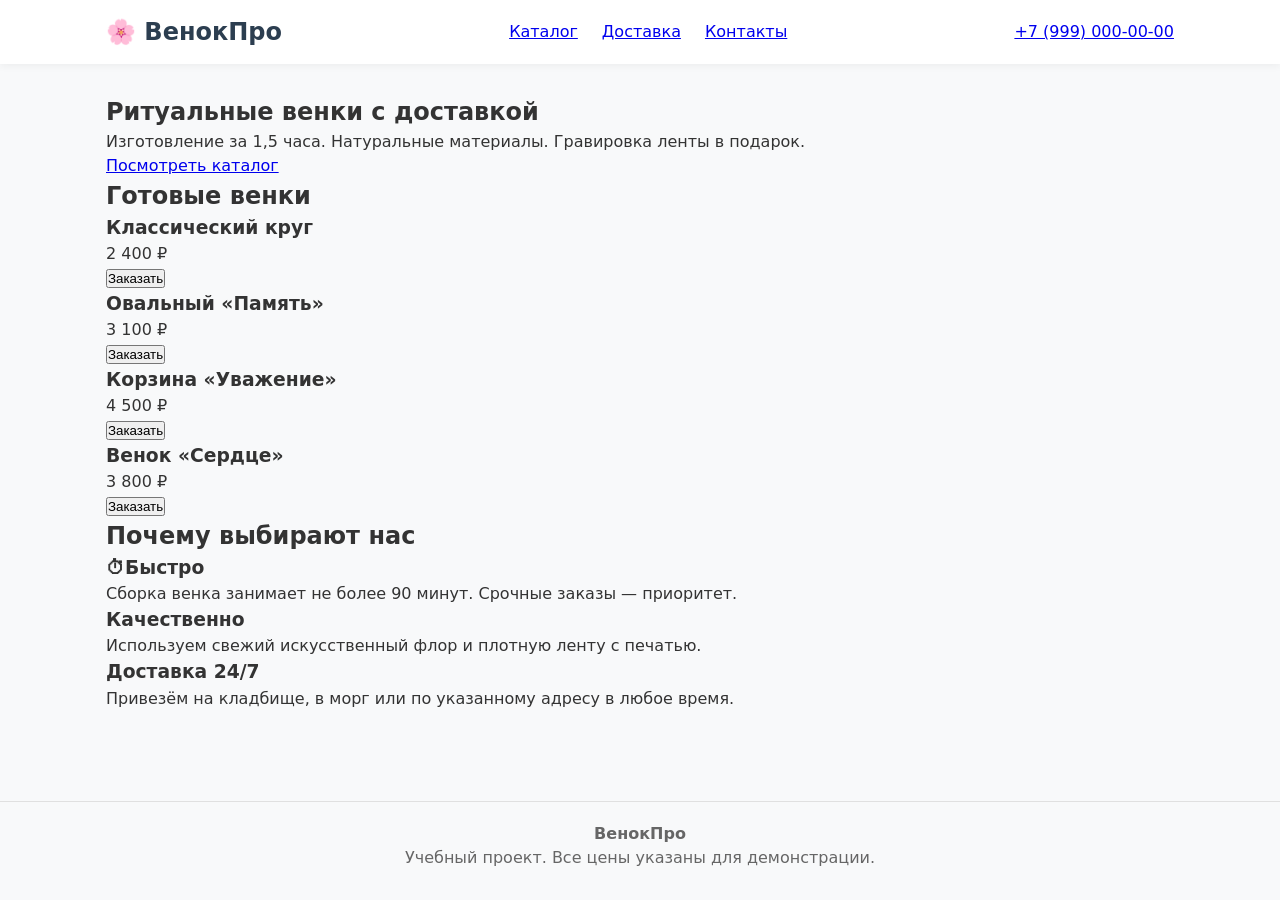
<file: index.html>
<!DOCTYPE html>
<html lang="ru">
<head>
  <meta charset="UTF-8">
  <meta name="viewport" content="width=device-width, initial-scale=1.0">
  <title>ВенокПро | Ритуальные венки</title>
  <link rel="stylesheet" href="style.css">
</head>
<body>

  <header class="header">
    <div class="container header__inner">
      <div class="logo">🌸 ВенокПро</div>
      <nav class="nav">
        <a href="#catalog">Каталог</a>
        <a href="#delivery">Доставка</a>
        <a href="#contacts">Контакты</a>
      </nav>
      <a href="tel:+79990000000" class="phone">+7 (999) 000-00-00</a>
    </div>
  </header>

  <main>
    <section class="hero">
      <div class="container hero__content">
        <h1>Ритуальные венки с доставкой</h1>
        <p>Изготовление за 1,5 часа. Натуральные материалы. Гравировка ленты в подарок.</p>
        <a href="#catalog" class="btn">Посмотреть каталог</a>
      </div>
    </section>

    <section id="catalog" class="catalog container">
      <h2 class="section-title">Готовые венки</h2>
      <div class="grid">
        <!-- Карточка 1 -->
        <div class="card">
          <div class="card-img" style="background:#e0e0e0;"></div>
          <h3>Классический круг</h3>
          <p class="price">2 400 ₽</p>
          <button class="btn btn-sm">Заказать</button>
        </div>
        <!-- Карточка 2 -->
        <div class="card">
          <div class="card-img" style="background:#d0d0d0;"></div>
          <h3>Овальный «Память»</h3>
          <p class="price">3 100 ₽</p>
          <button class="btn btn-sm">Заказать</button>
        </div>
        <!-- Карточка 3 -->
        <div class="card">
          <div class="card-img" style="background:#c0c0c0;"></div>
          <h3>Корзина «Уважение»</h3>
          <p class="price">4 500 ₽</p>
          <button class="btn btn-sm">Заказать</button>
        </div>
        <!-- Карточка 4 -->
        <div class="card">
          <div class="card-img" style="background:#b0b0b0;"></div>
          <h3>Венок «Сердце»</h3>
          <p class="price">3 800 ₽</p>
          <button class="btn btn-sm">Заказать</button>
        </div>
      </div>
    </section>

    <section id="delivery" class="info container">
      <h2 class="section-title">Почему выбирают нас</h2>
      <div class="features">
        <div class="feature">
          <h3>⏱Быстро</h3>
          <p>Сборка венка занимает не более 90 минут. Срочные заказы — приоритет.</p>
        </div>
        <div class="feature">
          <h3>Качественно</h3>
          <p>Используем свежий искусственный флор и плотную ленту с печатью.</p>
        </div>
        <div class="feature">
          <h3>Доставка 24/7</h3>
          <p>Привезём на кладбище, в морг или по указанному адресу в любое время.</p>
        </div>
      </div>
    </section>
  </main>

  <footer id="contacts" class="footer">
    <div class="container footer__inner">
      <div>
        <strong>ВенокПро</strong>
        <p>Учебный проект. Все цены указаны для демонстрации.</p>
      </div>
      <div>

      </div>
    </div>
  </footer>

</body>
</html>
</file>
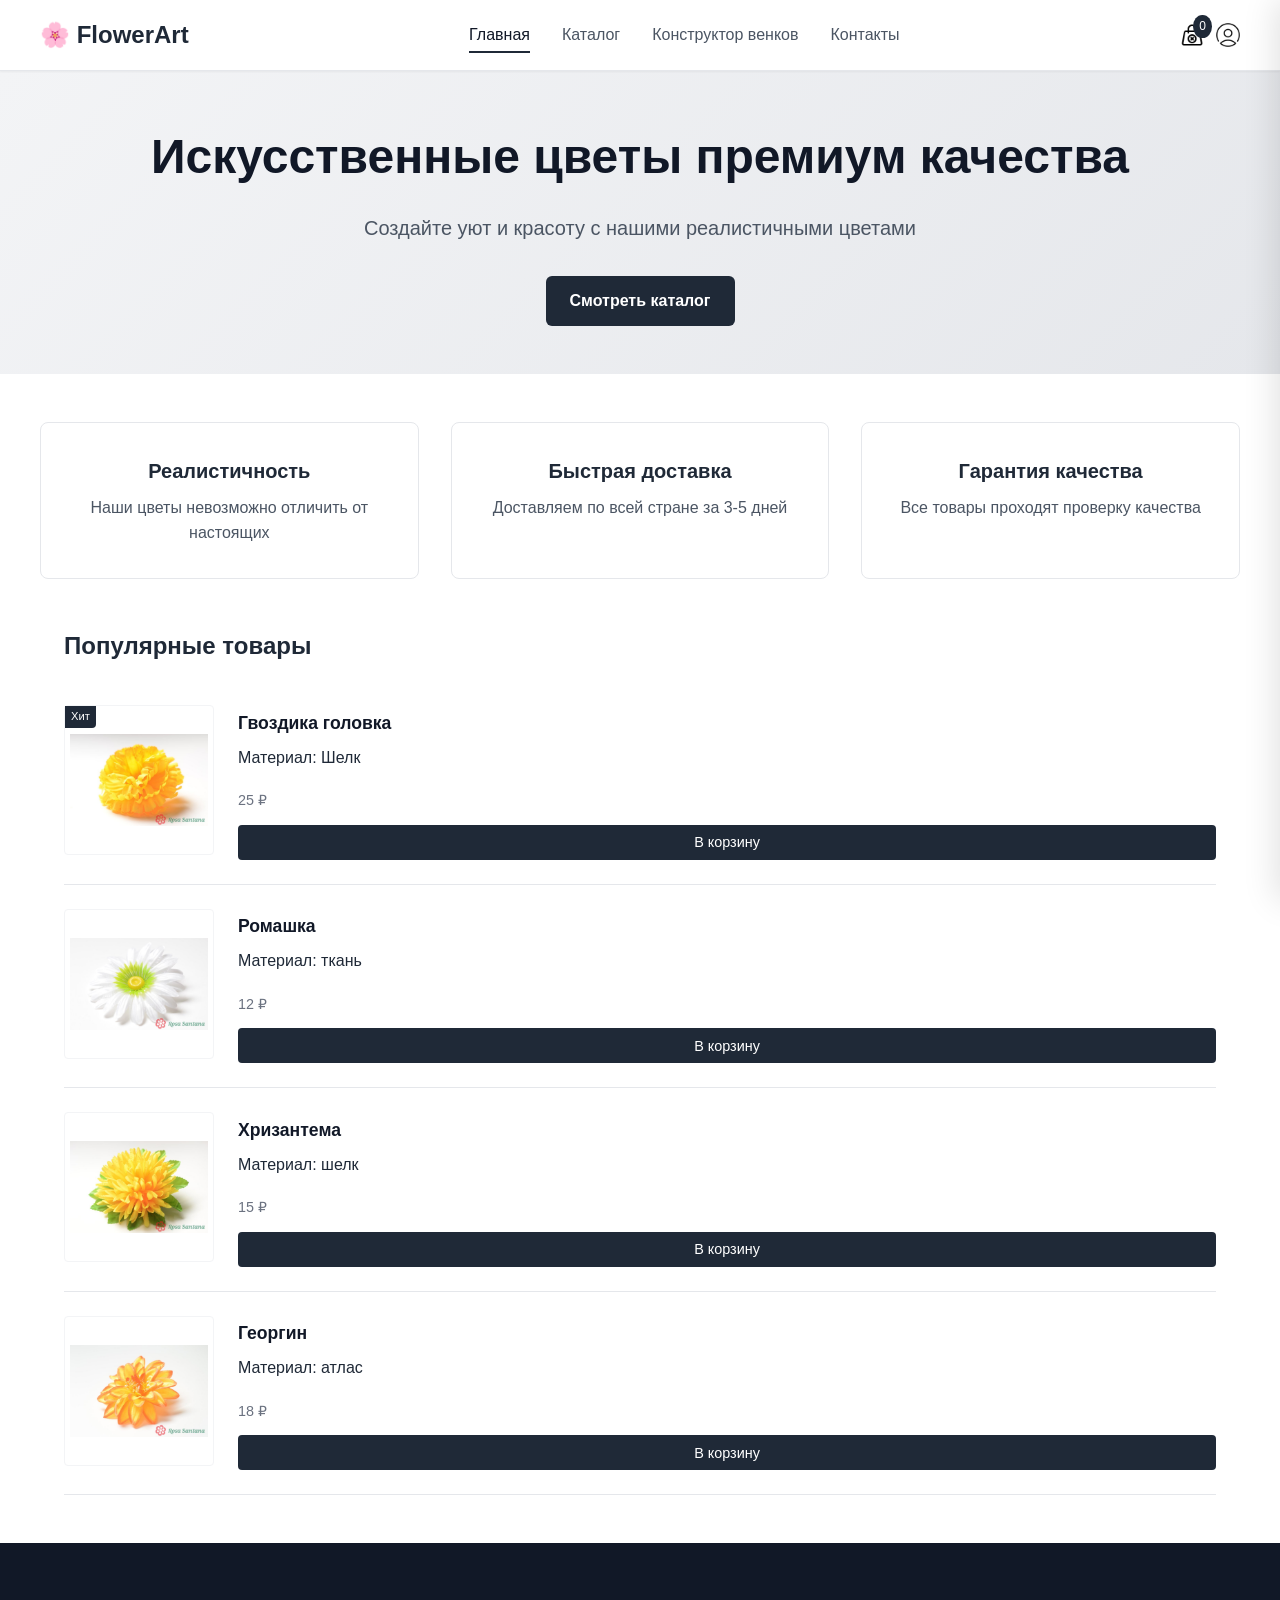
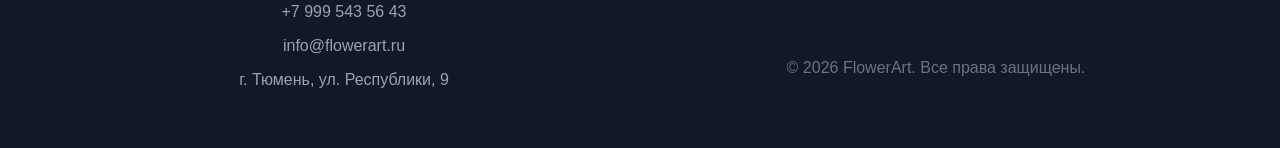
<file: html/index.html>
<!DOCTYPE html>
<html lang="ru">
<head>
    <meta charset="UTF-8">
    <meta name="viewport" content="width=device-width, initial-scale=1.0">
    <title>FlowerArt - Магазин искусственных цветов</title>
    <link rel="stylesheet" href="../css/style.css">
</head>
<body>
    <header class="header" id="header-container">
    </header>

    <main>
        <section class="hero">
            <div class="hero-content">
                <h1>Искусственные цветы премиум качества</h1>
                <p>Создайте уют и красоту с нашими реалистичными цветами</p>
                <a href="catalog.html" class="btn btn-primary">Смотреть каталог</a>
            </div>
        </section>

        <section class="features container">
            <div class="feature-card">
                <h3>Реалистичность</h3>
                <p>Наши цветы невозможно отличить от настоящих</p>
            </div>
            <div class="feature-card">
                <h3>Быстрая доставка</h3>
                <p>Доставляем по всей стране за 3-5 дней</p>
            </div>
            <div class="feature-card">
                <h3>Гарантия качества</h3>
                <p>Все товары проходят проверку качества</p>
            </div>
        </section>

        <section class="popular-products container">
            <h2>Популярные товары</h2>
            <div class="products-grid">
                <!-- Здесь будут карточки товаров -->
            </div>
        </section>
    </main>

    <footer class="footer" id="footer-container">
    </footer>
    <script type="module" src="../js/main.js"></script>
</body>
</html>
</file>
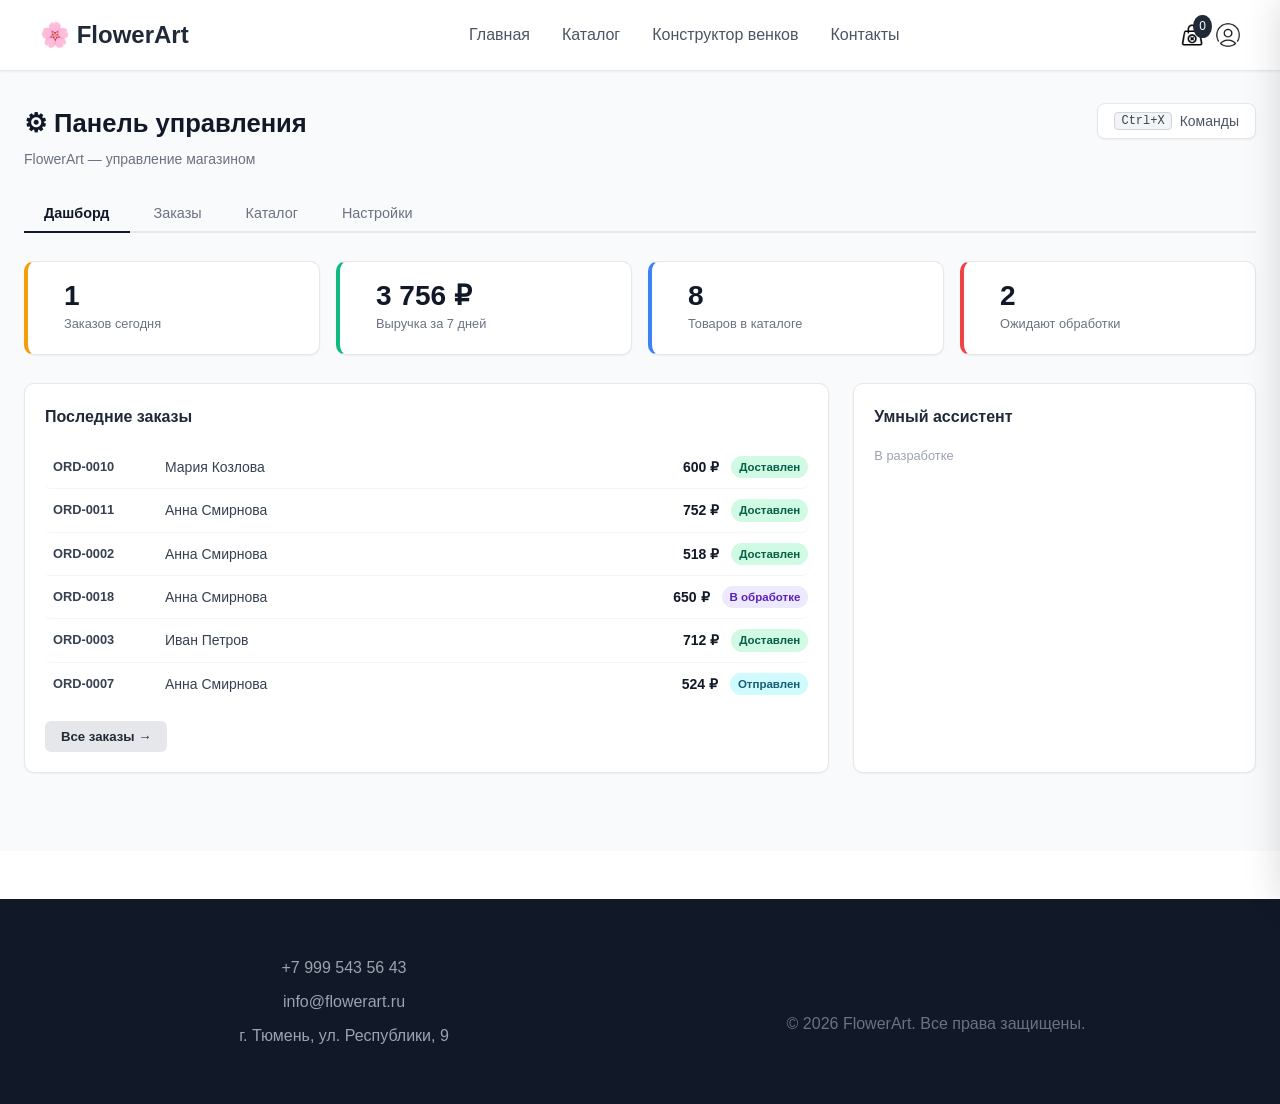
<file: html/admin.html>
<!DOCTYPE html>
<html lang="ru">
<head>
    <meta charset="UTF-8">
    <meta name="viewport" content="width=device-width, initial-scale=1.0">
    <title>Панель управления — FlowerArt</title>
    <link rel="stylesheet" href="../css/style.css">
</head>
<body>
    <header class="header" id="header-container"></header>

    <main id="admin-main" class="admin-main"></main>

    <footer class="footer" id="footer-container"></footer>

    <script type="module" src="../js/main.js"></script>
</body>
</html>
</file>
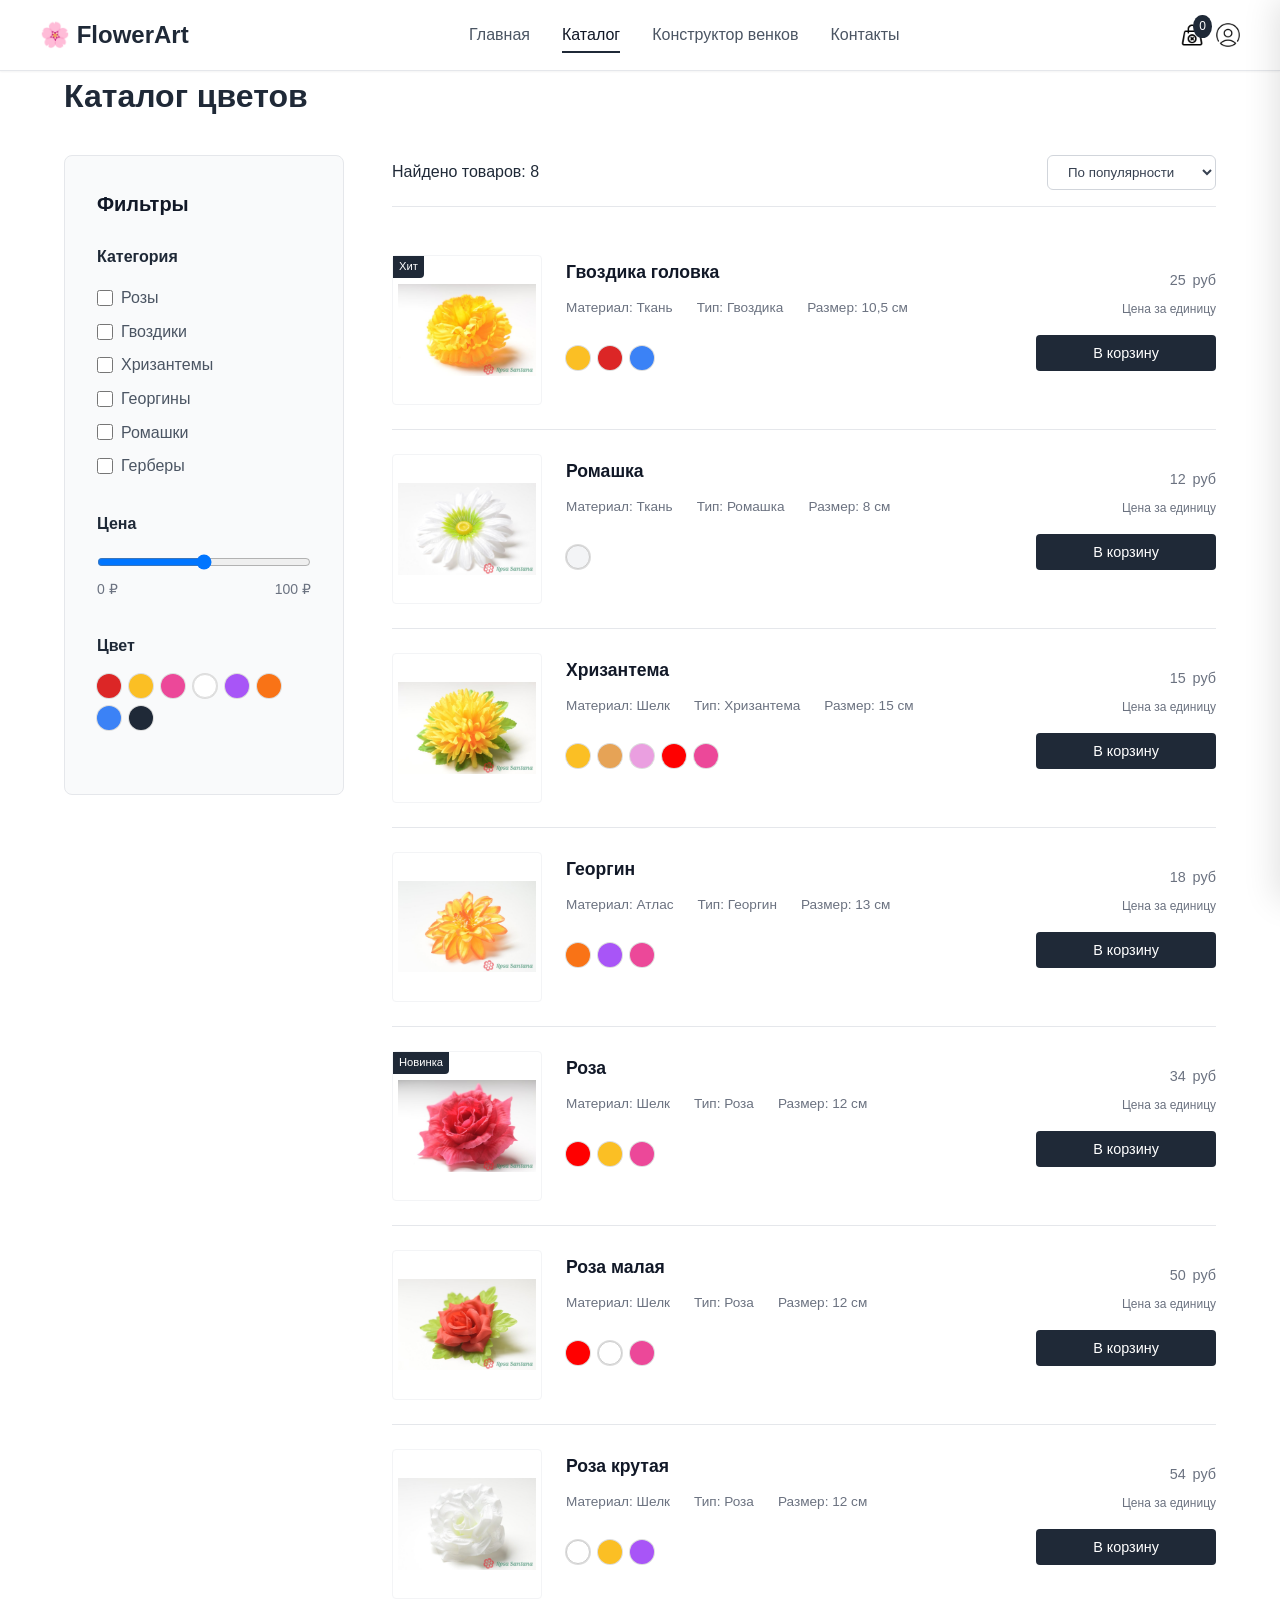
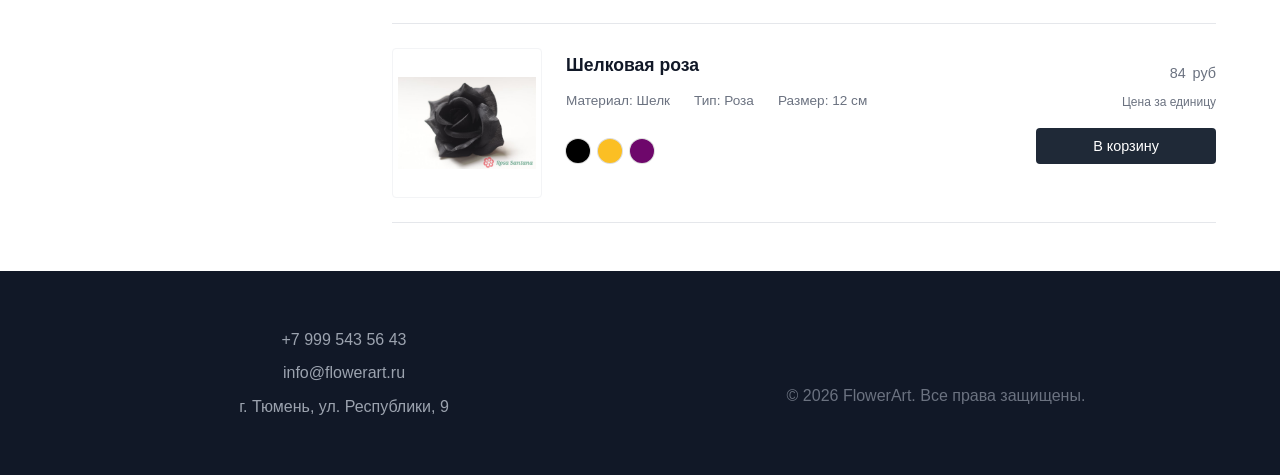
<file: html/catalog.html>
<!DOCTYPE html>
<html lang="ru">
<head>
    <meta charset="UTF-8">
    <meta name="viewport" content="width=device-width, initial-scale=1.0">
    <title>Каталог - FlowerArt</title>
    <link rel="stylesheet" href="../css/style.css">
</head>
<body>
    <header class="header" id="header-container">
        
    </header>

    <main class="container">
        <h1>Каталог цветов</h1>
        
        <div class="catalog-layout">
            <aside class="filters">
                <h3>Фильтры</h3>
                
                <div class="filter-group">
                    <h4>Категория</h4>
                    <label><input type="checkbox" name="category" value="rose"> Розы</label>
                    <label><input type="checkbox" name="category" value="carnations"> Гвоздики</label>
                    <label><input type="checkbox" name="category" value="chrysanthemums"> Хризантемы</label>
                    <label><input type="checkbox" name="category" value="dahlias"> Георгины</label>
                    <label><input type="checkbox" name="category" value="chamomiles"> Ромашки</label>
                    <label><input type="checkbox" name="category" value="gerberas"> Герберы</label>
                </div>

                <div class="filter-group">
                    <h4>Цена</h4>
                    <input type="range" min="0" max="100" class="price-range">
                    <div class="price-values">
                        <span>0 ₽</span>
                        <span>100 ₽</span>
                    </div>
                </div>

                <div class="filter-group">
                    <h4>Цвет</h4>
                    <div class="color-filters">
                        <span class="color-dot" style="background: #dc2626" data-color="red" title="Красный"></span>
                        <span class="color-dot" style="background: #fbbf24" data-color="yellow" title="Желтый"></span>
                        <span class="color-dot" style="background: #ec4899" data-color="pink" title="Розовый"></span>
                        <span class="color-dot" style="background: #ffffff; border: 1px solid #ddd" data-color="white" title="Белый"></span>
                        <span class="color-dot" style="background: #a855f7" data-color="purple" title="Фиолетовый"></span>
                        <span class="color-dot" style="background: #f97316" data-color="orange" title="Оранжевый"></span>
                        <span class="color-dot" style="background: #3b82f6" data-color="blue" title="Синий"></span>
                        <span class="color-dot" style="background: #1f2937" data-color="black" title="Черный"></span>
                    </div>
                </div>
            </aside>

            <div class="products-section">
                <div class="products-header">
                    <p>Найдено товаров: <span id="products-count">0</span></p>
                    <select class="sort-select">
                        <option value="popular">По популярности</option>
                        <option value="price-asc">Сначала дешевые</option>
                        <option value="price-desc">Сначала дорогие</option>
                        <option value="name">По названию</option>
                    </select>
                </div>

                <div class="products-grid" id="products-grid">
                    
                </div>
            </div>
        </div>
    </main>

    <footer class="footer" id="footer-container">
    </footer>

</body>
<script type="module" src="../js/main.js"></script>
</html>
</file>
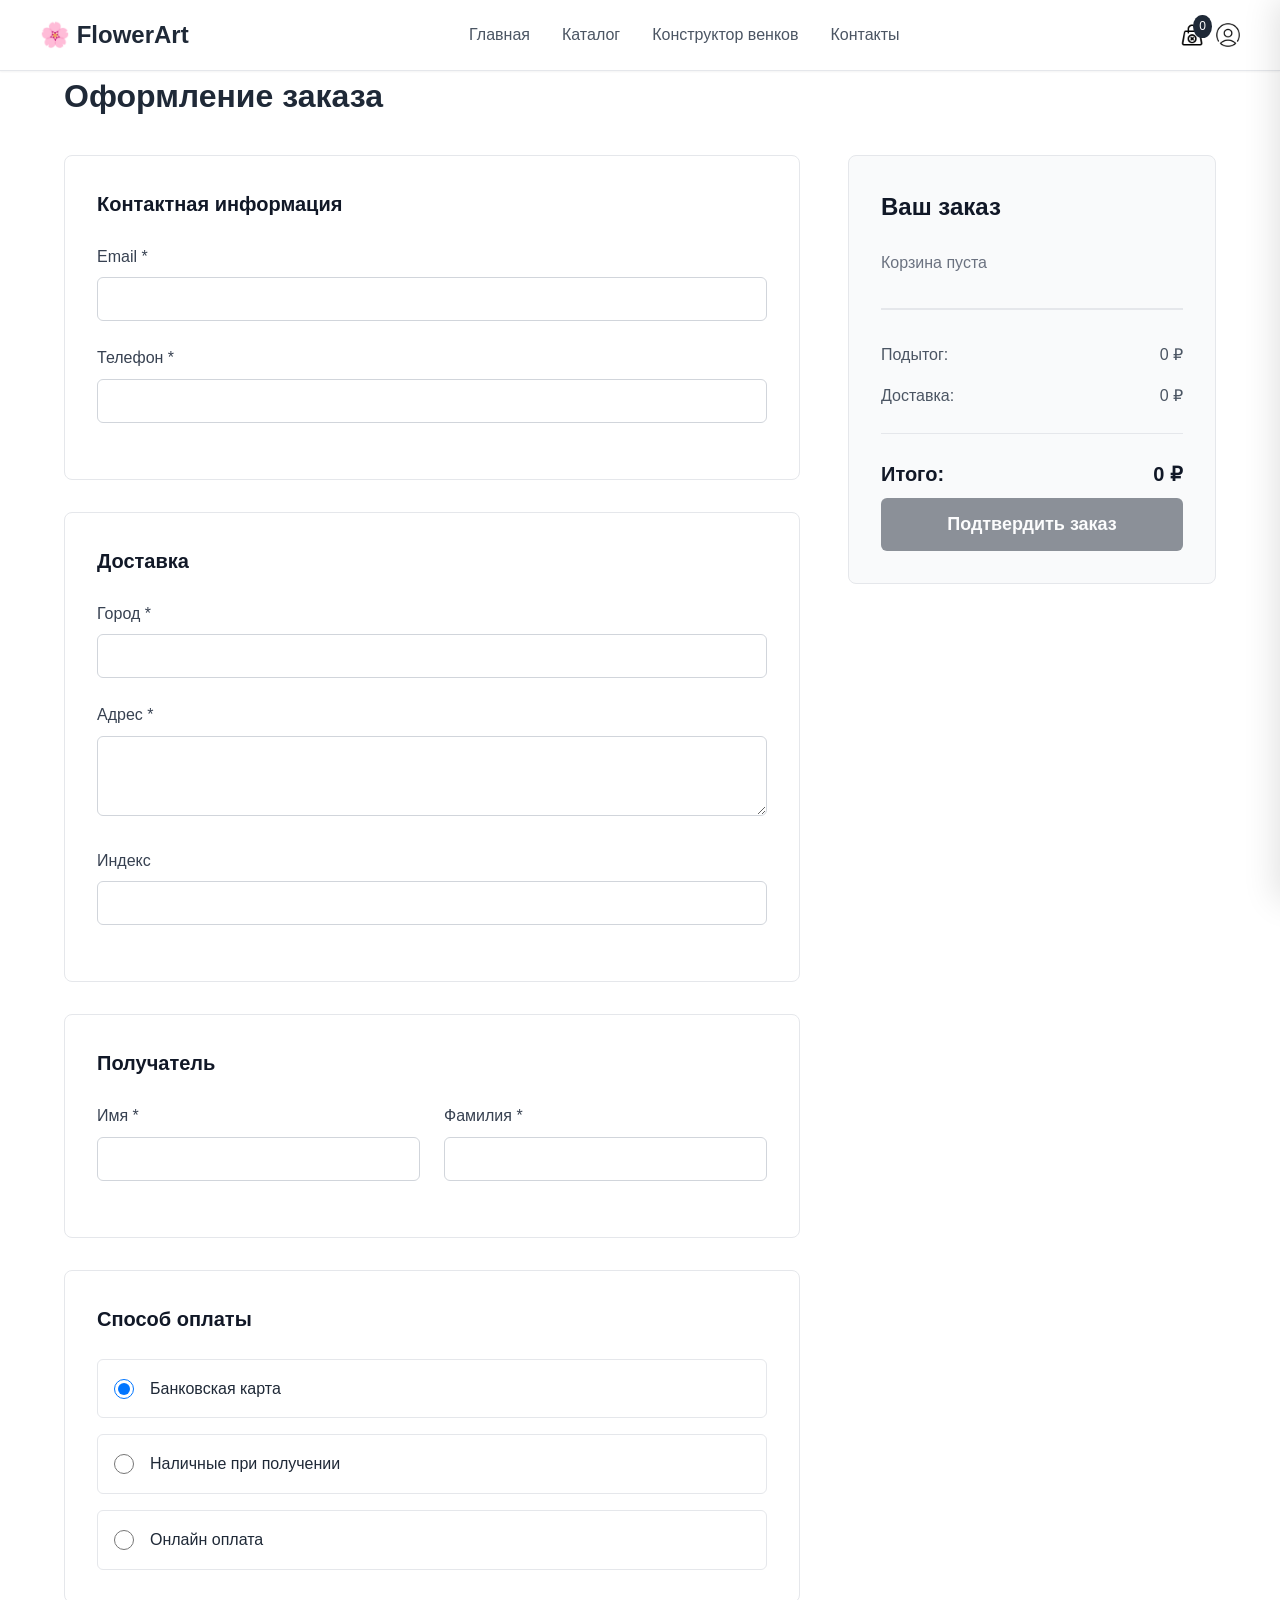
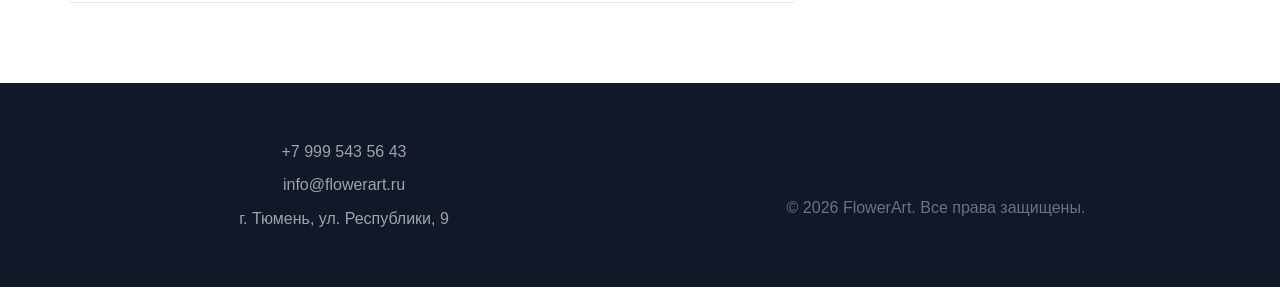
<file: html/checkout.html>
<!DOCTYPE html>
<html lang="ru">
<head>
    <meta charset="UTF-8">
    <meta name="viewport" content="width=device-width, initial-scale=1.0">
    <title>Оформление заказа - FlowerArt</title>
    <link rel="stylesheet" href="../css/style.css">
</head>
<body>
    <header class="header" id="header-container">
    </header>

    <main class="container">
        <h1>Оформление заказа</h1>

        <div class="checkout-layout">
            <div class="checkout-form">
                <section class="checkout-section">
                    <h2>Контактная информация</h2>
                    <div class="form-group">
                        <label for="email">Email *</label>
                        <input type="email" id="email" name="email" required>
                    </div>
                    <div class="form-group">
                        <label for="phone">Телефон *</label>
                        <input type="tel" id="phone" name="phone" required>
                    </div>
                </section>

                <section class="checkout-section">
                    <h2>Доставка</h2>
                    <div class="form-group">
                        <label for="city">Город *</label>
                        <input type="text" id="city" name="city" required>
                    </div>
                    <div class="form-group">
                        <label for="address">Адрес *</label>
                        <textarea id="address" name="address" rows="3" required></textarea>
                    </div>
                    <div class="form-group">
                        <label for="postal-code">Индекс</label>
                        <input type="text" id="postal-code" name="postal-code">
                    </div>
                </section>

                <section class="checkout-section">
                    <h2>Получатель</h2>
                    <div class="form-row">
                        <div class="form-group">
                            <label for="first-name">Имя *</label>
                            <input type="text" id="first-name" name="first-name" required>
                        </div>
                        <div class="form-group">
                            <label for="last-name">Фамилия *</label>
                            <input type="text" id="last-name" name="last-name" required>
                        </div>
                    </div>
                </section>

                <section class="checkout-section">
                    <h2>Способ оплаты</h2>
                    <div class="payment-methods">
                        <label class="payment-method">
                            <input type="radio" name="payment" value="card" checked>
                            <span>Банковская карта</span>
                        </label>
                        <label class="payment-method">
                            <input type="radio" name="payment" value="cash">
                            <span>Наличные при получении</span>
                        </label>
                        <label class="payment-method">
                            <input type="radio" name="payment" value="online">
                            <span>Онлайн оплата</span>
                        </label>
                    </div>
                </section>
            </div>

            <aside class="order-summary">
                <h2>Ваш заказ</h2>
                <div class="order-items" id="order-items">
                    <!-- Товары будут добавлены через JS -->
                </div>
                <div class="order-totals">
                    <div class="total-row">
                        <span>Подытог:</span>
                        <span id="subtotal">0 ₽</span>
                    </div>
                    <div class="total-row">
                        <span>Доставка:</span>
                        <span id="shipping">0 ₽</span>
                    </div>
                    <div class="total-row total">
                        <span>Итого:</span>
                        <span id="total">0 ₽</span>
                    </div>
                </div>
                <button type="submit" class="btn btn-primary btn-large btn-place-order">
                    Подтвердить заказ
                </button>
            </aside>
        </div>
    </main>

    <footer class="footer" id="footer-container">
    </footer>

    <script type="module" src="../js/main.js"></script>
</body>
</html>
</file>
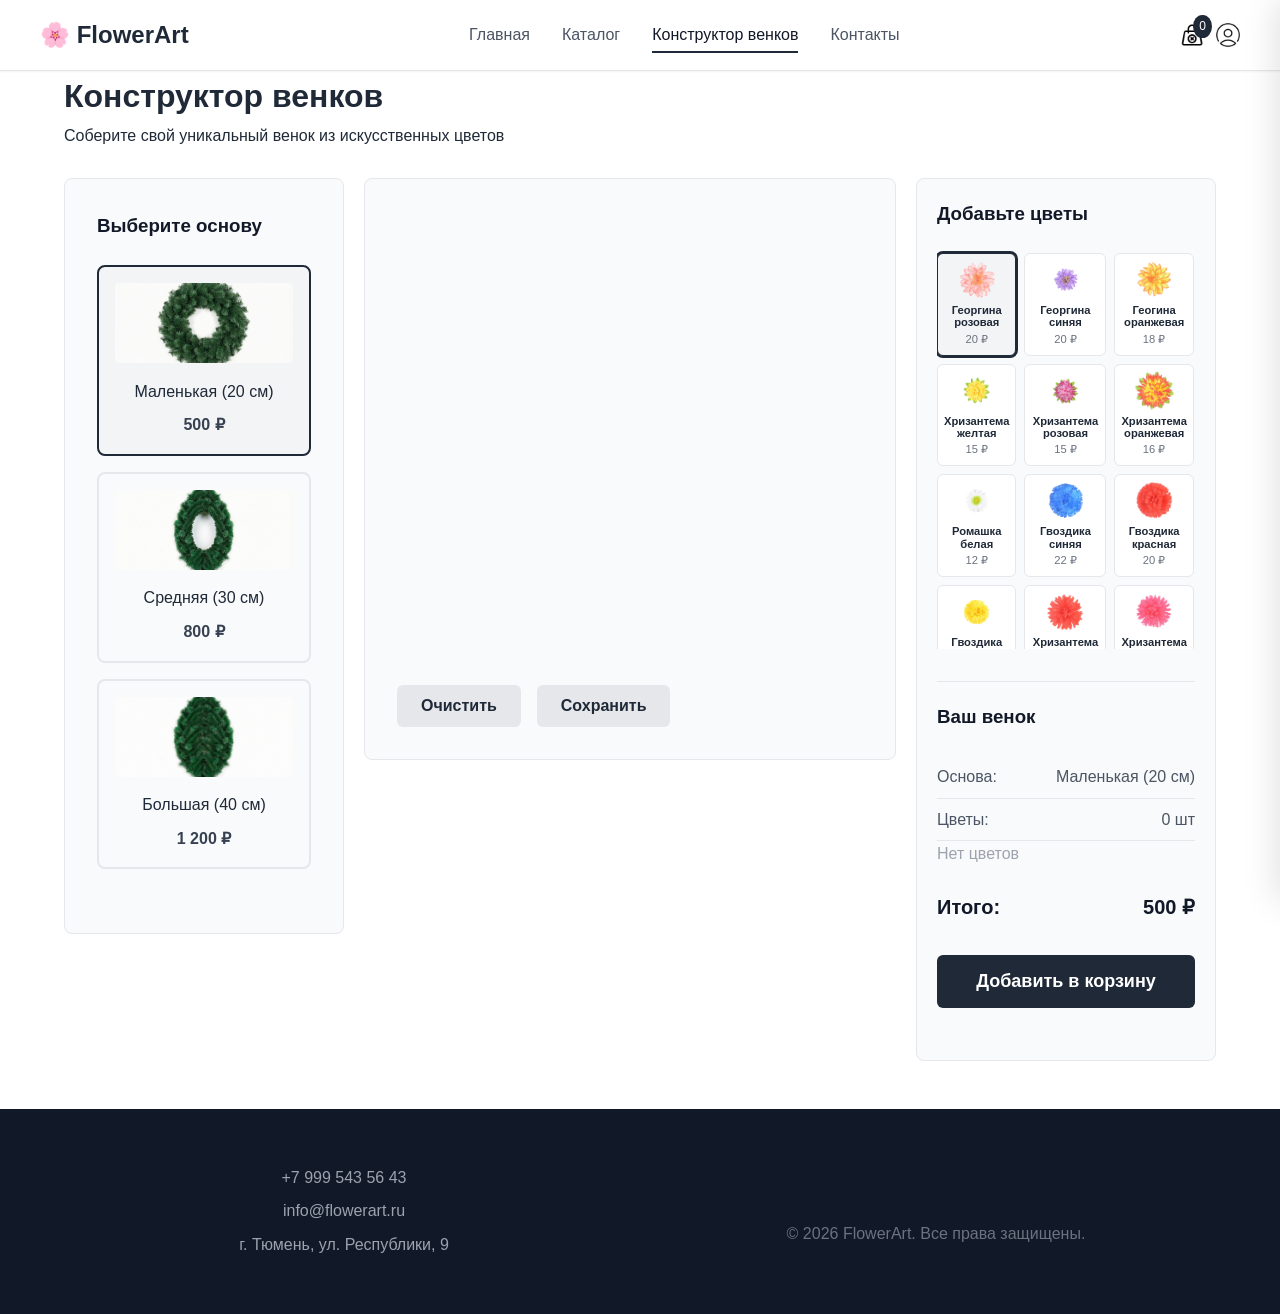
<file: html/constructor.html>
<!DOCTYPE html>
<html lang="ru">
<head>
    <meta charset="UTF-8">
    <meta name="viewport" content="width=device-width, initial-scale=1.0">
    <title>Конструктор венков - FlowerArt</title>
    <link rel="stylesheet" href="../css/style.css">
</head>
<body>
    <header class="header" id="header-container">
    </header>

    <main class="container">
        <h1>Конструктор венков</h1>
        <p class="subtitle">Соберите свой уникальный венок из искусственных цветов</p>
    
        
        <div class="constructor-layout">
            
           
            <aside class="constructor-sidebar">
                <div class="sidebar-section">
                    <h3>Выберите основу</h3>
                    <div class="bases-grid">
                        <div class="base-option active" data-base="small" data-price="500">
                            <img src="../images/wreaths/base-small.jpg" alt="Маленькая">
                            <span>Маленькая (20 см)</span>
                            <span class="base-price">500 ₽</span>
                        </div>
                        <div class="base-option" data-base="med" data-price="800">
                            <img src="../images/wreaths/base-med.jpg" alt="Средняя">
                            <span>Средняя (30 см)</span>
                            <span class="base-price">800 ₽</span>
                        </div>
                        <div class="base-option" data-base="big" data-price="1200">
                            <img src="../images/wreaths/base-big.jpg" alt="Большая">
                            <span>Большая (40 см)</span>
                            <span class="base-price">1 200 ₽</span>
                        </div>
                    </div>
                </div>
            </aside>

            <div class="constructor-preview">
                <div class="wreath-canvas" id="wreath-canvas">
                    <div class="wreath-base" id="wreath-base"></div>
                    <div class="wreath-flowers" id="wreath-flowers"></div>
                </div>
    
                <div class="constructor-controls">
                    <button class="btn btn-secondary" id="clear-wreath">Очистить</button>
                    <button class="btn btn-secondary" id="save-wreath">Сохранить</button>
                </div>
            </div>
    
            <aside class="constructor-palette">
                <div class="sidebar-section">
                    <h3>Добавьте цветы</h3>
                    <div id="flower-select-container"></div>
                    <p class="hint" style="margin-top: 10px; font-size: 0.8rem; color: #666;">
                        Кликни на цветок, чтобы выбрать его.<br>
                        Затем кликни на венок, чтобы поставить.
                    </p>
                </div>
    
                <div class="sidebar-section summary-box">
                    <h3>Ваш венок</h3>
                    <div class="summary-details">
                        <div class="summary-row">
                            <span>Основа:</span>
                            <span id="summary-base">Не выбрана</span>
                        </div>
                        <div class="summary-row">
                            <span>Цветы:</span>
                            <span id="summary-flowers-count">0 шт</span>
                        </div>
                        <div class="flowers-in-wreath" id="flowers-in-wreath"></div>
                        <div class="summary-total">
                            <span>Итого:</span>
                            <span id="total-price" class="total-price">0 ₽</span>
                        </div>
                    </div>
                    <button class="btn btn-primary btn-large" id="add-to-cart" disabled>
                        Добавить в корзину
                    </button>
                </div>
            </aside>
    
        </div>
    </main>

    <footer class="footer" id="footer-container">
    </footer>

    <script type="module" src="../js/main.js"></script>

</body>
</html>
</file>
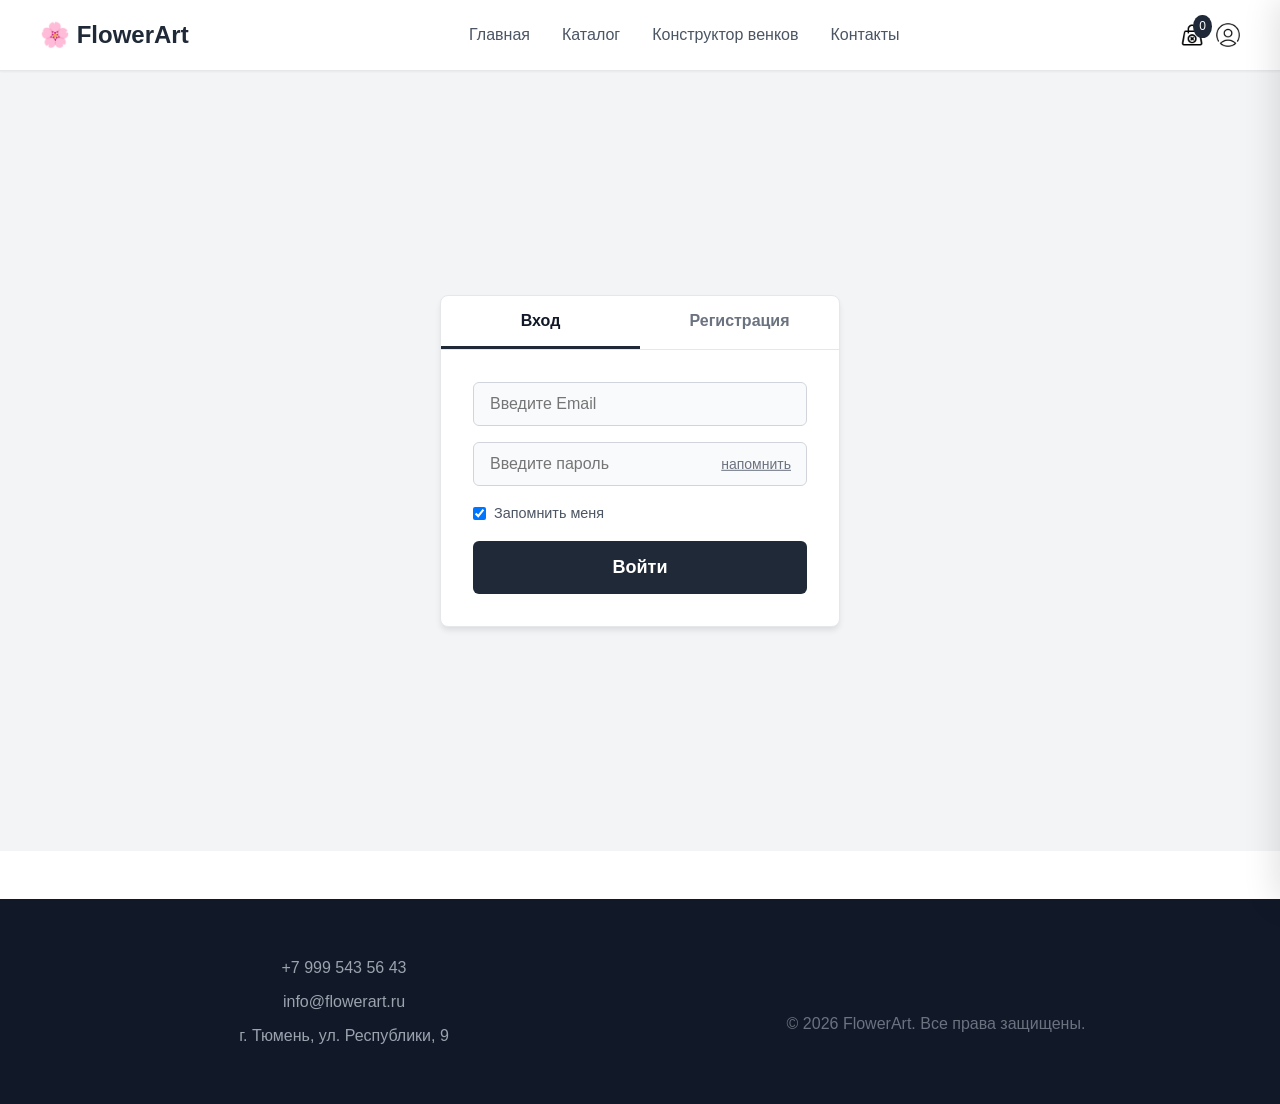
<file: html/login.html>
<!DOCTYPE html>
<html lang="ru">
<head>
    <meta charset="UTF-8">
    <meta name="viewport" content="width=device-width, initial-scale=1.0">
    <title>FlowerArt - Вход / Регистрация</title>
    <link rel="stylesheet" href="../css/style.css">
</head>
<body>
    <header class="header" id="header-container"></header>

    <main class="login-page">
        <div class="login-card">

            <div class="login-tabs">
                <button class="login-tab active" data-tab="signin">Вход</button>
                <button class="login-tab" data-tab="signup">Регистрация</button>
            </div>

            <!-- Вход -->
            <form class="login-form" id="tab-signin">
                <input class="login-input" type="email" placeholder="Введите Email">
                <div class="login-input-row">
                    <input class="login-input" type="password" placeholder="Введите пароль">
                    <a href="#" class="login-forgot">напомнить</a>
                </div>
                <label class="login-remember">
                    <input type="checkbox" checked>
                    Запомнить меня
                </label>
                <button type="submit" class="btn btn-primary btn-large">Войти</button>
            </form>

            <!-- Регистрация -->
            <form class="login-form" id="tab-signup" style="display: none;">
                <input class="login-input" type="text" placeholder="Введите Имя">
                <input class="login-input" type="email" placeholder="Введите Email">
                <input class="login-input" type="password" placeholder="Введите пароль">
                <input class="login-input" type="password" placeholder="Повторите пароль">
                <button type="submit" class="btn btn-primary btn-large">Регистрация</button>
            </form>

        </div>
    </main>

    <footer class="footer" id="footer-container"></footer>

    <script type="module" src="../js/main.js"></script>

</body>
</html>
</file>
<file: style.css>
:root {
    --bg: #f8f9fa;
    --surface: #ffffff;
    --primary: #2c3e50;
    --accent: #8e44ad;
    --success: #27ae60;
    --text: #333;
    --muted: #666;
    --border: #e0e0e0;
    --radius: 12px;
  }
  
  * { box-sizing: border-box; margin: 0; padding: 0; }
  body { font-family: system-ui, -apple-system, sans-serif; background: var(--bg); color: var(--text); line-height: 1.5; }
  
  .container { max-width: 1100px; margin: 0 auto; padding: 0 16px; }
  
  
  .header { background: var(--surface); box-shadow: 0 2px 8px rgba(0,0,0,0.05); padding: 14px 0; }
  .header__inner { display: flex; justify-content: space-between; align-items: center; }
  .logo { font-size: 1.5rem; font-weight: 700; color: var(--primary); }
  .nav { display: flex; gap: 24px; }
  .nav-link { text-decoration: none; color: var(--muted); font-weight: 500; transition: color 0.2s; }
  .nav-link:hover, .nav-link.active { color: var(--accent); }
  
  
  main { padding: 30px 0 50px; }
  .title { text-align: center; margin-bottom: 24px; font-size: 1.8rem; color: var(--primary); }
  
  
  .constructor {
    display: grid;
    grid-template-columns: 300px 1fr;
    gap: 24px;
    background: var(--surface);
    padding: 24px;
    border-radius: var(--radius);
    box-shadow: 0 4px 12px rgba(0,0,0,0.06);
  }
  
  
  .sidebar { display: flex; flex-direction: column; gap: 28px; }
  .panel h3 { margin-bottom: 10px; font-size: 1.05rem; }
  .hint { font-size: 0.85rem; color: var(--muted); margin-bottom: 12px; }
  
  .wreath-options { display: flex; flex-wrap: wrap; gap: 8px; }
  .option-btn {
    padding: 8px 14px; border: 1px solid var(--border); background: #f5f5f5;
    border-radius: 6px; cursor: pointer; font-size: 0.95rem; transition: all 0.2s;
  }
  .option-btn:hover { background: #e9ecef; }
  .option-btn.active { background: var(--accent); color: white; border-color: var(--accent); }
  
  .flower-palette {
    display: grid;
    grid-template-columns: repeat(auto-fill, minmax(55px, 1fr));
    gap: 10px;
  }
  .flower-item {
    width: 100%; aspect-ratio: 1; background: #eee; border-radius: 8px;
    cursor: pointer; transition: transform 0.15s, box-shadow 0.15s;
    border: 2px solid transparent;
  }
  .flower-item:hover { transform: scale(1.08); box-shadow: 0 4px 8px rgba(0,0,0,0.1); }
  .flower-item.selected { border-color: var(--accent); }
  
  
  .canvas-area {
    background: #fafafa; border: 2px dashed var(--border);
    border-radius: var(--radius); min-height: 480px;
    display: flex; align-items: center; justify-content: center;
    position: relative; overflow: hidden; cursor: crosshair;
  }
  .wreath-base {
    width: 340px; height: 340px; background: #e8e8e8;
    border-radius: 50%; display: flex; align-items: center; justify-content: center;
    color: #999; font-weight: 500; position: relative; z-index: 1;
  }
  .flowers-layer { position: absolute; inset: 0; z-index: 2; }
  
  
  .summary {
    display: flex; justify-content: space-between; align-items: center;
    margin-top: 24px; padding: 18px 24px; background: var(--surface);
    border-radius: var(--radius); box-shadow: 0 2px 8px rgba(0,0,0,0.05);
  }
  .summary-info span { color: var(--muted); }
  #total-price { font-size: 1.6rem; color: var(--primary); margin-left: 8px; }
  .btn-order {
    padding: 12px 26px; background: var(--success); color: white; border: none;
    border-radius: 8px; font-size: 1rem; cursor: pointer; font-weight: 600;
    transition: background 0.2s;
  }
  .btn-order:hover { background: #1e8449; }
  
  
  .footer { text-align: center; padding: 20px 0; color: var(--muted); border-top: 1px solid var(--border); margin-top: 40px; }
  
  
  @media (max-width: 768px) {
    .constructor { grid-template-columns: 1fr; }
    .canvas-area { min-height: 320px; }
    .wreath-base { width: 260px; height: 260px; }
    .summary { flex-direction: column; gap: 16px; text-align: center; }
  }
</file>
<file: css/style.css>
:root {
  --color-white: #ffffff;
  --color-gray-50: #f9fafb;
  --color-gray-100: #f3f4f6;
  --color-gray-200: #e5e7eb;
  --color-gray-300: #d1d5db;
  --color-gray-400: #9ca3af;
  --color-gray-500: #6b7280;
  --color-gray-600: #4b5563;
  --color-gray-700: #374151;
  --color-gray-800: #1f2937;
  --color-gray-900: #111827;
  

  --color-primary: #4b5563;
  --color-primary-hover: #374151;
  --color-secondary: #6b7280;
  

  --shadow-sm: 0 1px 2px 0 rgba(0, 0, 0, 0.05);
  --shadow-md: 0 4px 6px -1px rgba(0, 0, 0, 0.1);
  --shadow-lg: 0 10px 15px -3px rgba(0, 0, 0, 0.1);
  
 
  --spacing-xs: 0.5rem;
  --spacing-sm: 1rem;
  --spacing-md: 1.5rem;
  --spacing-lg: 2rem;
  --spacing-xl: 3rem;
}


* {
  margin: 0;
  padding: 0;
  box-sizing: border-box;
}

body {
  font-family: -apple-system, BlinkMacSystemFont, 'Segoe UI', Roboto, Oxygen, Ubuntu, Cantarell, sans-serif;
  background-color: var(--color-white);
  color: var(--color-gray-800);
  line-height: 1.6;
}

.container {
  max-width: 1200px;
  margin: 0 auto;
  padding: 0 var(--spacing-md);
}


.header {
  background-color: var(--color-white);
  border-bottom: 1px solid var(--color-gray-200);
  position: sticky;
  top: 0;
  z-index: 100;
  box-shadow: var(--shadow-sm);
}

.nav {
  display: flex;
  justify-content: space-between;
  align-items: center;
  padding: var(--spacing-sm) 0;
}

.logo {
  font-size: 1.5rem;
  font-weight: 700;
  color: var(--color-gray-800);
  text-decoration: none;
  transition: color 0.3s;
}

.logo:hover {
  color: var(--color-gray-600);
}

.nav-menu {
  display: flex;
  list-style: none;
  gap: var(--spacing-lg);
}

.nav-menu a {
  color: var(--color-gray-600);
  text-decoration: none;
  font-weight: 500;
  transition: color 0.3s;
  padding: var(--spacing-xs) 0;
}

.nav-menu a:hover,
.nav-menu a.active {
  color: var(--color-gray-900);
}

.cart-icon {
  position: relative;
  font-size: 1.5rem;
  cursor: pointer;
  color: var(--color-gray-700);
}

.cart-count {
  position: absolute;
  top: -8px;
  right: -8px;
  background-color: var(--color-gray-800);
  color: var(--color-white);
  font-size: 0.75rem;
  padding: 0.125rem 0.375rem;
  border-radius: 50%;
}


.btn {
  display: inline-block;
  padding: 0.75rem 1.5rem;
  border: none;
  border-radius: 0.375rem;
  font-size: 1rem;
  font-weight: 600;
  cursor: pointer;
  transition: all 0.3s;
  text-decoration: none;
  text-align: center;
}

.btn-primary {
  background-color: var(--color-gray-800);
  color: var(--color-white);
}

.btn-primary:hover {
  background-color: var(--color-gray-900);
  transform: translateY(-2px);
  box-shadow: var(--shadow-md);
}

.btn-secondary {
  background-color: var(--color-gray-200);
  color: var(--color-gray-800);
}

.btn-secondary:hover {
  background-color: var(--color-gray-300);
}

.btn-large {
  padding: 1rem 2rem;
  font-size: 1.125rem;
  width: 100%;
}


.hero {
  background: linear-gradient(135deg, var(--color-gray-100) 0%, var(--color-gray-200) 100%);
  padding: var(--spacing-xl) 0;
  text-align: center;
}

.hero-content h1 {
  font-size: 3rem;
  color: var(--color-gray-900);
  margin-bottom: var(--spacing-sm);
  font-weight: 700;
}

.hero-content p {
  font-size: 1.25rem;
  color: var(--color-gray-600);
  margin-bottom: var(--spacing-lg);
}


.features {
  display: grid;
  grid-template-columns: repeat(auto-fit, minmax(250px, 1fr));
  gap: var(--spacing-lg);
  padding: var(--spacing-xl) 0;
}

.feature-card {
  background-color: var(--color-white);
  padding: var(--spacing-lg);
  border: 1px solid var(--color-gray-200);
  border-radius: 0.5rem;
  text-align: center;
  transition: box-shadow 0.3s;
}

.feature-card:hover {
  box-shadow: var(--shadow-lg);
}

.feature-card h3 {
  color: var(--color-gray-800);
  margin-bottom: var(--spacing-xs);
  font-size: 1.25rem;
}

.feature-card p {
  color: var(--color-gray-600);
}


.products-grid {
  display: flex;
  flex-direction: column;
  margin-top: 1rem;
}

.product-card {
  display: flex;
  align-items: flex-start;
  gap: 1.5rem;
  padding: 1.5rem 0;
  border-bottom: 1px solid var(--color-gray-200); 
  transition: background 0.2s;
}

.product-card:hover {
  background: var(--color-gray-50);
}

.product-image {
  flex: 0 0 150px;
  width: 150px;
  height: 150px;
  position: relative;
  background: white;
  border: 1px solid var(--color-gray-100);
  border-radius: 4px;
  padding: 5px;
}

.product-image img {
  width: 100%;
  height: 100%;
  object-fit: contain;
}

.product-badge {
  position: absolute;
  top: 0;
  left: 0;
  background: var(--color-gray-800);
  color: white;
  font-size: 0.7rem;
  padding: 2px 6px;
  border-radius: 0 0 4px 0;
}

.product-info {
  flex: 1;
  display: flex;
  flex-direction: column;
  gap: 0.5rem;
  padding-top: 0.2rem;
}

.product-title {
  font-size: 1.1rem;
  font-weight: 600;
  color: var(--color-gray-900);
  margin: 0;
}

.product-specs {
  display: flex;
  gap: 1.5rem;
  font-size: 0.85rem;
  color: var(--color-gray-500);
  margin: 0.2rem 0 0.7rem 0;
}

.product-specs span {
  display: flex;
  align-items: center;
  gap: 0.3rem;
}


.product-colors {
  display: flex;
  gap: 0.4rem;
  flex-wrap: wrap;
  align-items: center;
}

.color-dot {
  width: 20px;
  height: 20px;
  border-radius: 50%;
  cursor: pointer;
  border: 1px solid #ddd;
  transition: transform 0.2s, box-shadow 0.2s;
}

.color-dot:hover {
  transform: scale(1.1);
}

.color-dot.active {
  box-shadow: 0 0 0 2px white, 0 0 0 3px var(--color-gray-800);
  z-index: 1;
}

.product-actions {
  flex: 0 0 180px;
  text-align: right;
  display: flex;
  flex-direction: column;
  align-items: flex-end;
  gap: 0.5rem;
  padding-top: 0.2rem;
}

.product-price {
  font-size: 1.5rem;
  font-weight: 700;
  color: var(--color-gray-900);
  white-space: nowrap;
}

.product-price span {
  font-size: 0.9rem;
  font-weight: 400;
  color: var(--color-gray-500);
}

.price-label {
  font-size: 0.75rem;
  color: var(--color-gray-500);
  margin-top: -4px;
  margin-bottom: 0.5rem;
}

.btn-add-to-cart {
  width: 100%;
  padding: 0.6rem 1rem;
  background: var(--color-gray-800);
  color: white;
  border: none;
  border-radius: 4px;
  font-size: 0.9rem;
  font-weight: 500;
  cursor: pointer;
  transition: background 0.2s;
}

.btn-add-to-cart:hover {
  background: var(--color-gray-900);
}


@media (max-width: 768px) {
  .product-card {
      flex-direction: column;
      gap: 1rem;
      padding: 1.5rem;
      border: 1px solid var(--color-gray-200);
      margin-bottom: 1rem;
      border-radius: 8px;
  }
  
  .product-image {
      flex: 0 0 auto;
      width: 100%;
      height: 250px;
  }
  
  .product-actions {
      width: 100%;
      flex-direction: row;
      justify-content: space-between;
      align-items: center;
  }
  
  .btn-add-to-cart {
      width: auto;
  }
}

.catalog-layout {
  display: grid;
  grid-template-columns: 280px 1fr;
  gap: var(--spacing-xl);
  margin-top: var(--spacing-lg);
}

.filters {
  background-color: var(--color-gray-50);
  padding: var(--spacing-lg);
  border-radius: 0.5rem;
  border: 1px solid var(--color-gray-200);
  height: fit-content;
}

.filters h3 {
  color: var(--color-gray-900);
  margin-bottom: var(--spacing-md);
  font-size: 1.25rem;
}

.filter-group {
  margin-bottom: var(--spacing-lg);
}

.filter-group h4 {
  color: var(--color-gray-800);
  margin-bottom: var(--spacing-sm);
  font-size: 1rem;
}

.filter-group label {
  display: flex;
  align-items: center;
  gap: var(--spacing-xs);
  margin-bottom: var(--spacing-xs);
  color: var(--color-gray-600);
  cursor: pointer;
}

.filter-group input[type="checkbox"] {
  width: 1rem;
  height: 1rem;
  cursor: pointer;
}

.price-range {
  width: 100%;
  margin-bottom: var(--spacing-xs);
}

.price-values {
  display: flex;
  justify-content: space-between;
  color: var(--color-gray-500);
  font-size: 0.875rem;
}

.color-filters {
  display: flex;
  gap: var(--spacing-xs);
  flex-wrap: wrap;
}

.color-dot {
  width: 2rem;
  height: 2rem;
  border-radius: 50%;
  cursor: pointer;
  border: 2px solid var(--color-gray-300);
  transition: transform 0.2s;
}

.color-dot:hover {
  transform: scale(1.1);
}

.products-header {
  display: flex;
  justify-content: space-between;
  align-items: center;
  margin-bottom: var(--spacing-md);
  padding-bottom: var(--spacing-sm);
  border-bottom: 1px solid var(--color-gray-200);
}

.sort-select {
  padding: 0.5rem 1rem;
  border: 1px solid var(--color-gray-300);
  border-radius: 0.375rem;
  background-color: var(--color-white);
  color: var(--color-gray-700);
  cursor: pointer;
}


.constructor-layout {
  display: grid;
  grid-template-columns: 280px 1fr 300px; /* Левая | Центр | Правая */
  gap: 20px;
  margin-top: 30px;
  align-items: start;
}
/* Стили для правой панели (Палитра) */
.constructor-palette {
  background-color: var(--color-gray-50);
  padding: 20px;
  border-radius: 8px;
  border: 1px solid var(--color-gray-200);
  height: fit-content;
}

.constructor-sidebar {
  background-color: var(--color-gray-50);
  padding: var(--spacing-lg);
  border-radius: 0.5rem;
  border: 1px solid var(--color-gray-200);
}

.sidebar-section {
  margin-bottom: var(--spacing-lg);
}

.sidebar-section h3 {
  color: var(--color-gray-900);
  margin-bottom: var(--spacing-md);
}

.bases-grid {
  display: grid;
  gap: var(--spacing-sm);
}

.base-option {
  border: 2px solid var(--color-gray-200);
  border-radius: 0.5rem;
  padding: var(--spacing-sm);
  cursor: pointer;
  transition: all 0.3s;
  text-align: center;
}

.base-option:hover {
  border-color: var(--color-gray-400);
}

.base-option.active {
  border-color: var(--color-gray-800);
  background-color: var(--color-gray-100);
}

.base-option img {
  width: 100%;
  height: 80px;
  object-fit: cover;
  border-radius: 0.25rem;
  margin-bottom: var(--spacing-xs);
}

.base-price {
  display: block;
  color: var(--color-gray-700);
  font-weight: 600;
  margin-top: var(--spacing-xs);
}

.flowers-list {
  display: flex;
  flex-direction: column;
  gap: var(--spacing-sm);
}

.flower-card {
  background: white;
  border: 1px solid var(--color-gray-200);
  border-radius: 6px;
  padding: 8px;
  cursor: pointer;
  transition: all 0.2s;
  text-align: center;
  display: flex;
  flex-direction: column;
  align-items: center;
}

.flower-card:hover {
  border-color: var(--color-gray-400);
  transform: translateY(-2px);
}


/* Активный выбранный цветок */
.flower-card.active {
  border-color: var(--color-gray-800);
  background-color: var(--color-gray-100);
  box-shadow: 0 0 0 2px var(--color-gray-800);
}

.flower-card img {
  width: 45px; /* МАЛЕНЬКИЕ ФОТКИ */
  height: 45px;
  object-fit: contain;
  margin-bottom: 5px;
}

.flower-card .name {
  font-size: 0.75rem;
  font-weight: 600;
  color: var(--color-gray-800);
  line-height: 1.1;
  margin-bottom: 2px;
}

.flower-card .price {
  font-size: 0.7rem;
  color: var(--color-gray-500);
}

/* Блок итогов */
.summary-box {
  margin-top: 20px;
  padding-top: 20px;
  border-top: 1px solid var(--color-gray-200);
}

/* Сетка цветов (маленькие карточки) */
.flowers-grid {
  display: grid;
  grid-template-columns: repeat(3, 1fr); /* 3 колонки */
  gap: 10px;
  margin-top: 15px;
}

.flower-item {
  display: flex;
  align-items: center;
  gap: var(--spacing-sm);
  padding: var(--spacing-sm);
  background-color: var(--color-white);
  border: 1px solid var(--color-gray-200);
  border-radius: 0.375rem;
}

.flower-item img {
  width: 60px;
  height: 60px;
  object-fit: cover;
  border-radius: 0.25rem;
}

.flower-info {
  flex: 1;
}

.flower-name {
  display: block;
  color: var(--color-gray-800);
  font-weight: 500;
}

.flower-price {
  color: var(--color-gray-600);
  font-size: 0.875rem;
}

.btn-add-flower {
  width: 2rem;
  height: 2rem;
  border: none;
  background-color: var(--color-gray-800);
  color: var(--color-white);
  border-radius: 50%;
  cursor: pointer;
  font-size: 1.25rem;
  line-height: 1;
  transition: background-color 0.3s;
}

.btn-add-flower:hover {
  background-color: var(--color-gray-900);
}

/* =============================================
   ИСПРАВЛЕНИЕ КОНСТРУКТОРА ВЕНКОВ
   ============================================= */

   .constructor-preview {
    background-color: var(--color-gray-50);
    border: 1px solid var(--color-gray-200);
    border-radius: 0.5rem;
    padding: var(--spacing-lg);
    /* Убедимся, что внутри ничего не обрезается */
    overflow: visible; 
  }
  
  .wreath-canvas {
    /* Убираем пунктирную рамку и белый фон */
    background-color: transparent;
    border: none;
    
    aspect-ratio: 1;
    position: relative;
    display: flex;
    align-items: center;
    justify-content: center;
    margin-bottom: var(--spacing-md);
    width: 100%;
    max-width: 450px;
    margin-left: auto;
    margin-right: auto;
  }
  
  .wreath-base {
    /* Занимаем ВСЁ пространство холста без исключений */
    width: 100% !important;
    height: 100% !important;
    max-width: none !important;
    max-height: none !important;
    
    /* Обнуляем всё лишнее */
    border: none !important;
    background-color: transparent !important;
    box-shadow: none !important;
    padding: 0 !important;
    margin: 0 !important;
    
    /* === АГРЕССИВНОЕ РАСТЯГИВАНИЕ === */
    /* cover заполнит весь блок, обрезав пустые поля картинки */
    background-size: cover !important; 
    background-repeat: no-repeat;
    background-position: center center;
  }
  

.constructor-controls {
  display: flex;
  gap: var(--spacing-sm);
}

.constructor-summary {
  background-color: var(--color-gray-50);
  padding: var(--spacing-lg);
  border-radius: 0.5rem;
  border: 1px solid var(--color-gray-200);
  height: fit-content;
}

.constructor-summary h3 {
  color: var(--color-gray-900);
  margin-bottom: var(--spacing-md);
}

.summary-details {
  margin-bottom: var(--spacing-lg);
}

.summary-row {
  display: flex;
  justify-content: space-between;
  padding: var(--spacing-xs) 0;
  border-bottom: 1px solid var(--color-gray-200);
  color: var(--color-gray-600);
}

.summary-total {
  display: flex;
  justify-content: space-between;
  padding-top: var(--spacing-md);
  font-weight: 700;
  font-size: 1.25rem;
  color: var(--color-gray-900);
}

.total-price {
  color: var(--color-gray-900);
}


.checkout-layout {
  display: grid;
  grid-template-columns: 2fr 1fr;
  gap: var(--spacing-xl);
  margin-top: var(--spacing-lg);
}

.checkout-section {
  background-color: var(--color-white);
  border: 1px solid var(--color-gray-200);
  border-radius: 0.5rem;
  padding: var(--spacing-lg);
  margin-bottom: var(--spacing-lg);
}

.checkout-section h2 {
  color: var(--color-gray-900);
  margin-bottom: var(--spacing-md);
  font-size: 1.25rem;
}

.form-group {
  margin-bottom: var(--spacing-md);
}

.form-row {
  display: grid;
  grid-template-columns: 1fr 1fr;
  gap: var(--spacing-md);
}

.form-group label {
  display: block;
  color: var(--color-gray-700);
  margin-bottom: var(--spacing-xs);
  font-weight: 500;
}

.form-group input,
.form-group textarea,
.form-group select {
  width: 100%;
  padding: 0.75rem;
  border: 1px solid var(--color-gray-300);
  border-radius: 0.375rem;
  font-size: 1rem;
  transition: border-color 0.3s;
}

.form-group input:focus,
.form-group textarea:focus,
.form-group select:focus {
  outline: none;
  border-color: var(--color-gray-500);
}

.payment-methods {
  display: flex;
  flex-direction: column;
  gap: var(--spacing-sm);
}

.payment-method {
  display: flex;
  align-items: center;
  gap: var(--spacing-sm);
  padding: var(--spacing-sm);
  border: 1px solid var(--color-gray-200);
  border-radius: 0.375rem;
  cursor: pointer;
  transition: background-color 0.3s;
}

.payment-method:hover {
  background-color: var(--color-gray-50);
}

.payment-method input[type="radio"] {
  width: 1.25rem;
  height: 1.25rem;
}

.order-summary {
  background-color: var(--color-gray-50);
  border: 1px solid var(--color-gray-200);
  border-radius: 0.5rem;
  padding: var(--spacing-lg);
  height: fit-content;
}

.order-summary h2 {
  color: var(--color-gray-900);
  margin-bottom: var(--spacing-md);
}

.order-items {
  margin-bottom: var(--spacing-lg);
}

.order-totals {
  border-top: 2px solid var(--color-gray-200);
  padding-top: var(--spacing-md);
}

.total-row {
  display: flex;
  justify-content: space-between;
  padding: var(--spacing-xs) 0;
  color: var(--color-gray-600);
}

.total-row.total {
  font-weight: 700;
  font-size: 1.25rem;
  color: var(--color-gray-900);
  border-top: 1px solid var(--color-gray-200);
  margin-top: var(--spacing-sm);
  padding-top: var(--spacing-md);
}

.contacts-layout {
  display: grid;
  grid-template-columns: 1fr 1fr;
  gap: var(--spacing-xl);
  margin-top: var(--spacing-lg);
}

.contact-card {
  background-color: var(--color-white);
  border: 1px solid var(--color-gray-200);
  border-radius: 0.5rem;
  padding: var(--spacing-lg);
  margin-bottom: var(--spacing-md);
}

.contact-card h3 {
  color: var(--color-gray-900);
  margin-bottom: var(--spacing-sm);
}

.contact-card p,
.contact-card a {
  color: var(--color-gray-600);
  text-decoration: none;
}

.contact-card a:hover {
  color: var(--color-gray-900);
}

.social-links {
  margin-top: var(--spacing-lg);
}

.social-links h3 {
  color: var(--color-gray-900);
  margin-bottom: var(--spacing-sm);
}

.social-icons {
  display: flex;
  gap: var(--spacing-sm);
}

.social-icon {
  width: 3rem;
  height: 3rem;
  background-color: var(--color-gray-100);
  border-radius: 50%;
  display: flex;
  align-items: center;
  justify-content: center;
  font-size: 1.5rem;
  transition: background-color 0.3s;
}

.social-icon:hover {
  background-color: var(--color-gray-200);
}

.contact-form-section {
  background-color: var(--color-gray-50);
  border: 1px solid var(--color-gray-200);
  border-radius: 0.5rem;
  padding: var(--spacing-lg);
}

.contact-form-section h2 {
  color: var(--color-gray-900);
  margin-bottom: var(--spacing-md);
}

.map-section {
  margin-top: var(--spacing-xl);
}

.map-section h2 {
  color: var(--color-gray-900);
  margin-bottom: var(--spacing-md);
}

.map {
  background-color: var(--color-gray-100);
  border: 1px solid var(--color-gray-200);
  border-radius: 0.5rem;
  height: 400px;
  display: flex;
  align-items: center;
  justify-content: center;
}

.map-placeholder {
  text-align: center;
  color: var(--color-gray-500);
}


.footer {
  background-color: var(--color-gray-900);
  color: var(--color-gray-300);
  padding: var(--spacing-lg) 0;
  margin-top: var(--spacing-xl);
  text-align: center;
}


@media (max-width: 968px) {
  .catalog-layout {
      grid-template-columns: 1fr;
  }
  
  .constructor-layout {
      grid-template-columns: 1fr;
  }
  
  .checkout-layout {
      grid-template-columns: 1fr;
  }
  
  .contacts-layout {
      grid-template-columns: 1fr;
  }
  
  .nav-menu {
      gap: var(--spacing-sm);
  }
  
  .hero-content h1 {
      font-size: 2rem;
  }
}

@media (max-width: 640px) {
  .nav-menu {
      display: none;
  }
  
  .form-row {
      grid-template-columns: 1fr;
  }
  
  .products-grid {
      grid-template-columns: 1fr;
  }
}


@keyframes slideIn {
  from {
      transform: translateX(400px);
      opacity: 0;
  }
  to {
      transform: translateX(0);
      opacity: 1;
  }
}


@media (max-width: 640px) {
  .nav-menu {
      display: none;
      position: absolute;
      top: 100%;
      left: 0;
      right: 0;
      background: white;
      flex-direction: column;
      padding: 1rem;
      box-shadow: 0 4px 6px rgba(0,0,0,0.1);
  }

  .nav-menu.active {
      display: flex;
  }

  .menu-toggle {
      display: block;
      font-size: 1.5rem;
      cursor: pointer;
  }
}

.menu-toggle {
  display: none;
}

.cart-count {
  background-color: var(--color-gray-800);
  color: white;
  border-radius: 50%;
  padding: 0.125rem 0.5rem;
  font-size: 0.75rem;
}


.nav-menu a.active {
  color: var(--color-gray-900);
  border-bottom: 2px solid var(--color-gray-800);
}


.header {
  background-color: var(--color-white);
  border-bottom: 1px solid var(--color-gray-200);
  position: sticky;
  top: 0;
  z-index: 100;
  box-shadow: var(--shadow-sm);
}

.nav {
  display: flex;
  justify-content: space-between;
  align-items: center;
  padding: var(--spacing-sm) 0;
  position: relative;
}

.logo {
  font-size: 1.5rem;
  font-weight: 700;
  color: var(--color-gray-800);
  text-decoration: none;
  transition: color 0.3s;
}

.logo:hover {
  color: var(--color-gray-600);
}

.nav-menu {
  display: flex;
  list-style: none;
  gap: var(--spacing-lg);
  margin: 0;
  padding: 0;
}

.nav-menu a {
  color: var(--color-gray-600);
  text-decoration: none;
  font-weight: 500;
  transition: color 0.3s;
  padding: var(--spacing-xs) 0;
}

.nav-menu a:hover,
.nav-menu a.active {
  color: var(--color-gray-900);
}

.cart-icon {
  position: relative;
  font-size: 1.5rem;
  cursor: pointer;
  color: var(--color-gray-700);
}

.cart-count {
  position: absolute;
  top: -8px;
  right: -8px;
  background-color: var(--color-gray-800);
  color: var(--color-white);
  font-size: 0.75rem;
  padding: 0.125rem 0.375rem;
  border-radius: 50%;
}


.menu-toggle {
  display: none;
  background: none;
  border: none;
  font-size: 1.5rem;
  cursor: pointer;
  color: var(--color-gray-700);
}

@media (max-width: 768px) {
  .menu-toggle {
      display: block;
  }
  
  .nav-menu {
      display: none;
      position: absolute;
      top: 100%;
      left: 0;
      right: 0;
      background: white;
      flex-direction: column;
      padding: var(--spacing-md);
      box-shadow: var(--shadow-md);
      gap: var(--spacing-sm);
  }
  
  .nav-menu.active {
      display: flex;
  }
}


/* Адаптив: на планшетах убираем правую колонку вниз или делаем 2 колонки */
@media (max-width: 1100px) {
  .constructor-layout {
      grid-template-columns: 250px 1fr;
  }
  .constructor-palette {
      grid-column: 1 / -1; /* Палитра на всю ширину снизу */
      display: flex;
      gap: 20px;
  }
  .constructor-palette .sidebar-section:first-child {
      flex: 2; /* Сетка цветов занимает больше места */
  }
  .summary-box {
      flex: 1;
  }
}

.footer {
  background-color: var(--color-gray-900);
  color: var(--color-gray-300);
  padding: var(--spacing-xl) 0;
  margin-top: var(--spacing-xl);
}

.footer-content {
  display: grid;
  grid-template-columns: repeat(auto-fit, minmax(250px, 1fr));
  gap: var(--spacing-lg);
  text-align: center;
}

.footer-contacts p {
  margin: var(--spacing-xs) 0;
  color: var(--color-gray-400);
}

.footer-social {
  display: flex;
  justify-content: center;
  gap: var(--spacing-md);
}

.social-icon {
  width: 2.5rem;
  height: 2.5rem;
  background-color: var(--color-gray-800);
  border-radius: 50%;
  display: flex;
  align-items: center;
  justify-content: center;
  font-size: 1.25rem;
  transition: background-color 0.3s;
  text-decoration: none;
}

.social-icon:hover {
  background-color: var(--color-gray-700);
}

.footer-copyright {
  margin-top: var(--spacing-lg);
  padding-top: var(--spacing-lg);
  text-align: center;
  color: var(--color-gray-500);
}

/*icon login*/
.login-icon {
  width: 24px;
  height: 24px;
  display: block;
}
/*icon login*/

/* login.html */

.login-page {
  min-height: calc(100vh - 120px);
  display: flex;
  align-items: center;
  justify-content: center;
  background-color: var(--color-gray-100);
  padding: var(--spacing-lg);
}

.login-card {
  background-color: var(--color-white);
  border: 1px solid var(--color-gray-200);
  border-radius: 0.5rem;
  box-shadow: var(--shadow-md);
  width: 100%;
  max-width: 400px;
  overflow: hidden;
}

.login-tabs {
  display: flex;
  border-bottom: 1px solid var(--color-gray-200);
}

.login-tab {
  flex: 1;
  padding: var(--spacing-sm);
  background: none;
  border: none;
  font-size: 1rem;
  font-weight: 600;
  color: var(--color-gray-500);
  cursor: pointer;
  transition: color 0.2s, border-bottom 0.2s;
  border-bottom: 3px solid transparent;
}

.login-tab.active {
  color: var(--color-gray-900);
  border-bottom: 3px solid var(--color-gray-800);
}

.login-tab:hover {
  color: var(--color-gray-700);
}

.login-form {
  display: flex;
  flex-direction: column;
  gap: var(--spacing-sm);
  padding: var(--spacing-lg);
}

.login-input {
  width: 100%;
  padding: 0.75rem 1rem;
  border: 1px solid var(--color-gray-300);
  border-radius: 0.375rem;
  font-size: 1rem;
  color: var(--color-gray-800);
  background-color: var(--color-gray-50);
  outline: none;
  transition: border-color 0.2s;
}

.login-input:focus {
  border-color: var(--color-gray-600);
  background-color: var(--color-white);
}

.login-input-row {
  position: relative;
}

.login-input-row .login-input {
  padding-right: 6rem;
}

.login-forgot {
  position: absolute;
  right: 1rem;
  top: 50%;
  transform: translateY(-50%);
  font-size: 0.875rem;
  color: var(--color-gray-500);
  text-decoration: underline;
}

.login-forgot:hover {
  color: var(--color-gray-800);
}

.login-remember {
  display: flex;
  align-items: center;
  gap: 0.5rem;
  font-size: 0.9rem;
  color: var(--color-gray-600);
  cursor: pointer;
}

.header-username {
  font-size: 0.9rem;
  font-weight: 500;
  color: var(--color-gray-700);
  white-space: nowrap;
}

.btn-logout {
  background: none;
  border: 1px solid var(--color-gray-300);
  border-radius: 6px;
  padding: 4px 12px;
  font-size: 0.85rem;
  color: var(--color-gray-600);
  cursor: pointer;
  transition: background 0.2s, color 0.2s;
}

.btn-logout:hover {
  background: var(--color-gray-100);
  color: var(--color-gray-900);
}

/* login.html */



.cart-icon-img {
  width: 24px;
  height: 24px;
  object-fit: contain;
}

.cart-icon {
  display: flex;
  align-items: center;
  gap: 4px;
  cursor: pointer;
}


.product-colors {
  display: flex;
  gap: 0.5rem;
  margin-top: 0.5rem;
}

.color-dot {
  width: 24px;
  height: 24px;
  border-radius: 50%;
  cursor: pointer;
  border: 2px solid transparent;
  box-shadow: 0 0 0 1px #ddd; /* Обводка, чтобы белый цвет было видно */
  transition: transform 0.2s, border-color 0.2s;
}

.color-dot:hover {
  transform: scale(1.2);
}

.color-dot.active {
  border-color: #333;
  box-shadow: 0 0 0 2px #fff, 0 0 0 4px #333;
}


/* =============================================
   CHECKOUT: success screen & validation
   ============================================= */

.order-success {
  display: flex;
  flex-direction: column;
  align-items: center;
  justify-content: center;
  text-align: center;
  padding: 4rem 1.5rem;
  min-height: 60vh;
  gap: 1rem;
}

.order-success__icon {
  font-size: 4rem;
}

.order-success__title {
  font-size: 2rem;
  font-weight: 700;
  color: var(--color-gray-900);
  margin: 0;
}

.order-success__id {
  font-size: 1.1rem;
  color: var(--color-gray-600);
}

.order-success__id strong {
  color: var(--color-gray-900);
  font-weight: 700;
}

.order-success__text {
  color: var(--color-gray-500);
  max-width: 400px;
}

.order-success__actions {
  display: flex;
  gap: 1rem;
  margin-top: 0.5rem;
  flex-wrap: wrap;
  justify-content: center;
}

.input-error {
  border-color: #dc2626 !important;
  background: #fff5f5 !important;
}

.order-item {
  display: flex;
  justify-content: space-between;
  align-items: baseline;
  gap: 0.5rem;
  padding: 0.375rem 0;
  font-size: 0.875rem;
  border-bottom: 1px solid var(--color-gray-100);
}

.order-item:last-child {
  border-bottom: none;
}

.order-item__name {
  color: var(--color-gray-700);
}

.order-item__qty-price {
  color: var(--color-gray-900);
  font-weight: 600;
  white-space: nowrap;
}

/* =============================================
   CART DRAWER
   ============================================= */

.cart-overlay {
  position: fixed;
  inset: 0;
  background: rgba(0, 0, 0, 0.45);
  z-index: 200;
  opacity: 0;
  pointer-events: none;
  transition: opacity 0.3s ease;
}

.cart-overlay.open {
  opacity: 1;
  pointer-events: all;
}

.cart-drawer {
  position: fixed;
  top: 0;
  right: 0;
  width: 420px;
  height: 100vh;
  background: var(--color-white);
  z-index: 201;
  box-shadow: -4px 0 32px rgba(0, 0, 0, 0.12);
  display: flex;
  flex-direction: column;
  transform: translateX(100%);
  transition: transform 0.35s cubic-bezier(0.4, 0, 0.2, 1);
}

.cart-drawer.open {
  transform: translateX(0);
}

/* Header */
.cart-drawer__header {
  display: flex;
  align-items: center;
  justify-content: space-between;
  padding: 1.25rem 1.5rem;
  border-bottom: 1px solid var(--color-gray-200);
  flex-shrink: 0;
}

.cart-drawer__title {
  font-size: 1.2rem;
  font-weight: 700;
  color: var(--color-gray-900);
  margin: 0;
}

.cart-drawer__close {
  background: none;
  border: none;
  font-size: 1.1rem;
  cursor: pointer;
  color: var(--color-gray-500);
  width: 34px;
  height: 34px;
  display: flex;
  align-items: center;
  justify-content: center;
  border-radius: 50%;
  transition: background 0.2s, color 0.2s;
  flex-shrink: 0;
}

.cart-drawer__close:hover {
  background: var(--color-gray-100);
  color: var(--color-gray-900);
}

/* Items list */
.cart-drawer__items {
  flex: 1;
  overflow-y: auto;
  padding: 0.5rem 1.5rem;
}

.cart-drawer__items::-webkit-scrollbar {
  width: 4px;
}

.cart-drawer__items::-webkit-scrollbar-track {
  background: transparent;
}

.cart-drawer__items::-webkit-scrollbar-thumb {
  background: var(--color-gray-300);
  border-radius: 2px;
}

/* Empty state */
.cart-empty {
  display: flex;
  flex-direction: column;
  align-items: center;
  justify-content: center;
  height: 100%;
  min-height: 260px;
  gap: 0.875rem;
  text-align: center;
  padding: 2rem 1rem;
}

.cart-empty__icon {
  font-size: 3.5rem;
  opacity: 0.25;
}

.cart-empty__text {
  color: var(--color-gray-500);
  font-size: 1rem;
}

.btn-cart-catalog {
  margin-top: 0.25rem;
}

/* Cart item */
.cart-item {
  display: flex;
  align-items: flex-start;
  gap: 0.875rem;
  padding: 1rem 0;
  border-bottom: 1px solid var(--color-gray-100);
}

.cart-item:last-child {
  border-bottom: none;
}

.cart-item__img {
  width: 68px;
  height: 68px;
  object-fit: cover;
  border-radius: 8px;
  flex-shrink: 0;
  background: var(--color-gray-100);
  border: 1px solid var(--color-gray-100);
}

.cart-item__info {
  flex: 1;
  display: flex;
  flex-direction: column;
  gap: 0.25rem;
  min-width: 0;
}

.cart-item__name {
  font-size: 0.875rem;
  font-weight: 600;
  color: var(--color-gray-800);
  line-height: 1.35;
}

.cart-item__color {
  display: flex;
  align-items: center;
  gap: 0.375rem;
}

.cart-item__color-dot {
  width: 12px;
  height: 12px;
  border-radius: 50%;
  display: inline-block;
  flex-shrink: 0;
}

.cart-item__qty-row {
  display: flex;
  align-items: center;
  gap: 0.5rem;
  margin-top: 0.375rem;
}

.cart-qty-btn {
  width: 28px;
  height: 28px;
  border: 1px solid var(--color-gray-300);
  background: var(--color-white);
  border-radius: 6px;
  font-size: 1rem;
  line-height: 1;
  cursor: pointer;
  display: flex;
  align-items: center;
  justify-content: center;
  color: var(--color-gray-700);
  transition: background 0.15s, border-color 0.15s;
  flex-shrink: 0;
}

.cart-qty-btn:hover {
  background: var(--color-gray-100);
  border-color: var(--color-gray-400);
}

.cart-item__qty {
  min-width: 22px;
  text-align: center;
  font-weight: 600;
  font-size: 0.9rem;
  color: var(--color-gray-900);
}

.cart-item__price {
  font-weight: 600;
  font-size: 0.875rem;
  color: var(--color-gray-900);
  margin-left: auto;
  white-space: nowrap;
}

.cart-item__remove {
  background: none;
  border: none;
  cursor: pointer;
  color: var(--color-gray-400);
  font-size: 0.8rem;
  padding: 0.25rem;
  border-radius: 4px;
  transition: color 0.2s, background 0.2s;
  flex-shrink: 0;
  align-self: flex-start;
  margin-top: 2px;
}

.cart-item__remove:hover {
  color: #dc2626;
  background: #fef2f2;
}

/* Footer: totals + actions */
.cart-drawer__footer {
  border-top: 1px solid var(--color-gray-200);
  padding: 1.25rem 1.5rem;
  flex-shrink: 0;
}

.cart-totals {
  margin-bottom: 1rem;
}

.cart-totals__row {
  display: flex;
  justify-content: space-between;
  align-items: center;
  font-size: 0.875rem;
  color: var(--color-gray-600);
  padding: 0.2rem 0;
}

.cart-totals__total {
  font-size: 1.05rem;
  font-weight: 700;
  color: var(--color-gray-900);
  padding-top: 0.625rem;
  margin-top: 0.375rem;
  border-top: 1px solid var(--color-gray-200);
}

.cart-totals__free {
  color: #16a34a;
  font-weight: 600;
}

.cart-totals__hint {
  font-size: 0.75rem;
  color: var(--color-gray-400);
  margin: 0.125rem 0 0.25rem;
}

.cart-actions {
  display: flex;
  flex-direction: column;
  gap: 0.5rem;
}

.cart-btn-clear {
  font-size: 0.875rem;
  padding: 0.625rem 1rem;
}

/* Cart icon bounce on add */
@keyframes cart-bounce {
  0%   { transform: scale(1); }
  30%  { transform: scale(1.35); }
  60%  { transform: scale(0.9); }
  80%  { transform: scale(1.1); }
  100% { transform: scale(1); }
}

.cart-bounce {
  animation: cart-bounce 0.55s ease;
}

/* =============================================
   TOAST NOTIFICATION
   ============================================= */

.cart-toast {
  position: fixed;
  bottom: 2rem;
  left: 50%;
  transform: translateX(-50%) translateY(0.75rem);
  background: var(--color-gray-900);
  color: var(--color-white);
  padding: 0.75rem 1.5rem;
  border-radius: 2rem;
  font-size: 0.875rem;
  z-index: 300;
  opacity: 0;
  pointer-events: none;
  transition: opacity 0.25s ease, transform 0.25s ease;
  white-space: nowrap;
  box-shadow: var(--shadow-lg);
}

.cart-toast--visible {
  opacity: 1;
  transform: translateX(-50%) translateY(0);
}

/* =============================================
   RESPONSIVE: cart drawer
   ============================================= */

@media (max-width: 480px) {
  .cart-drawer {
    width: 100%;
  }
}


/* =============================================
   PROMO BANNER
   ============================================= */

.promo-banner {
  background: var(--color-gray-900);
  color: var(--color-white);
  padding: 0.5rem 0;
  font-size: 0.875rem;
  text-align: center;
}

.promo-banner .container {
  display: flex;
  align-items: center;
  justify-content: center;
  gap: 1rem;
}

.promo-banner__close {
  background: none;
  border: none;
  color: var(--color-white);
  cursor: pointer;
  opacity: 0.6;
  font-size: 1rem;
  line-height: 1;
  padding: 0;
  transition: opacity 0.2s;
}

.promo-banner__close:hover { opacity: 1; }


/* =============================================
   ADMIN — HEADER LINK
   ============================================= */

.admin-header-link {
  font-size: 0.8rem;
  font-weight: 600;
  color: var(--color-gray-600);
  text-decoration: none;
  padding: 4px 10px;
  border: 1px solid var(--color-gray-300);
  border-radius: 6px;
  transition: background 0.2s, color 0.2s;
  white-space: nowrap;
}

.admin-header-link:hover {
  background: var(--color-gray-100);
  color: var(--color-gray-900);
}


/* =============================================
   ADMIN PAGE — LAYOUT
   ============================================= */

.admin-main {
  min-height: calc(100vh - 120px);
  background: var(--color-gray-50);
  padding: 2rem 0 3rem;
}

.admin-panel {
  max-width: 1300px;
}

.admin-page-header {
  display: flex;
  align-items: flex-start;
  justify-content: space-between;
  margin-bottom: 1.5rem;
  gap: 1rem;
}

.admin-page-title {
  font-size: 1.6rem;
  font-weight: 700;
  color: var(--color-gray-900);
  margin: 0 0 0.25rem;
}

.admin-page-subtitle {
  font-size: 0.875rem;
  color: var(--color-gray-500);
  margin: 0;
}

.admin-cmd-btn {
  display: flex;
  align-items: center;
  gap: 0.5rem;
  padding: 0.5rem 1rem;
  background: var(--color-white);
  border: 1px solid var(--color-gray-200);
  border-radius: 8px;
  font-size: 0.875rem;
  color: var(--color-gray-600);
  cursor: pointer;
  box-shadow: var(--shadow-sm);
  transition: box-shadow 0.2s, border-color 0.2s;
  white-space: nowrap;
}

.admin-cmd-btn:hover {
  box-shadow: var(--shadow-md);
  border-color: var(--color-gray-400);
}

.admin-cmd-key {
  background: var(--color-gray-100);
  border: 1px solid var(--color-gray-300);
  border-radius: 4px;
  padding: 1px 6px;
  font-size: 0.75rem;
  font-family: monospace;
  color: var(--color-gray-700);
}

/* Tabs */
.admin-tabs {
  display: flex;
  gap: 0.25rem;
  border-bottom: 2px solid var(--color-gray-200);
  margin-bottom: 1.75rem;
}

.admin-tab-btn {
  padding: 0.625rem 1.25rem;
  background: none;
  border: none;
  border-bottom: 2px solid transparent;
  margin-bottom: -2px;
  font-size: 0.9rem;
  font-weight: 500;
  color: var(--color-gray-500);
  cursor: pointer;
  transition: color 0.2s, border-color 0.2s;
  white-space: nowrap;
}

.admin-tab-btn:hover  { color: var(--color-gray-800); }

.admin-tab-btn.active {
  color: var(--color-gray-900);
  border-bottom-color: var(--color-gray-900);
  font-weight: 700;
}

.admin-pane         { display: none; }
.admin-pane.active  { display: block; }

.admin-access-denied {
  display: flex;
  flex-direction: column;
  align-items: center;
  justify-content: center;
  min-height: 40vh;
  gap: 1rem;
  text-align: center;
}


/* =============================================
   ADMIN — DASHBOARD
   ============================================= */

.metrics-grid {
  display: grid;
  grid-template-columns: repeat(4, 1fr);
  gap: 1rem;
  margin-bottom: 1.75rem;
}

.metric-card {
  background: var(--color-white);
  border: 1px solid var(--color-gray-200);
  border-radius: 10px;
  padding: 1.25rem;
  display: flex;
  align-items: center;
  gap: 1rem;
  box-shadow: var(--shadow-sm);
  border-left-width: 4px;
}

.metric-card--amber  { border-left-color: #f59e0b; }
.metric-card--green  { border-left-color: #10b981; }
.metric-card--blue   { border-left-color: #3b82f6; }
.metric-card--red    { border-left-color: #ef4444; }
.metric-card--purple { border-left-color: #8b5cf6; }

.metric-card__icon {
  font-size: 2rem;
  flex-shrink: 0;
}

.metric-card__value {
  font-size: 1.75rem;
  font-weight: 700;
  color: var(--color-gray-900);
  line-height: 1;
}

.metric-card__label {
  font-size: 0.8rem;
  color: var(--color-gray-500);
  margin-top: 0.25rem;
}

.dashboard-grid {
  display: grid;
  grid-template-columns: 2fr 1fr;
  gap: 1.5rem;
}

.section-title {
  font-size: 1rem;
  font-weight: 700;
  color: var(--color-gray-800);
  margin: 0 0 1rem;
}

.recent-orders-section,
.assistant-section {
  background: var(--color-white);
  border: 1px solid var(--color-gray-200);
  border-radius: 10px;
  padding: 1.25rem;
  box-shadow: var(--shadow-sm);
}

.recent-order-row {
  display: grid;
  grid-template-columns: 100px 1fr auto auto;
  align-items: center;
  gap: 0.75rem;
  padding: 0.625rem 0;
  border-bottom: 1px solid var(--color-gray-100);
  cursor: pointer;
  border-radius: 6px;
  transition: background 0.15s;
  padding-left: 0.5rem;
}

.recent-order-row:last-child { border-bottom: none; }
.recent-order-row:hover { background: var(--color-gray-50); }

.recent-order__id    { font-size: 0.8rem; font-weight: 700; color: var(--color-gray-700); }
.recent-order__name  { font-size: 0.875rem; color: var(--color-gray-700); }
.recent-order__total { font-size: 0.875rem; font-weight: 600; color: var(--color-gray-900); white-space: nowrap; }

/* Status badges */
.status-badge {
  font-size: 0.72rem;
  font-weight: 600;
  padding: 2px 8px;
  border-radius: 20px;
  white-space: nowrap;
}

.status-pending    { background: #fef3c7; color: #92400e; }
.status-confirmed  { background: #dbeafe; color: #1e40af; }
.status-processing { background: #ede9fe; color: #5b21b6; }
.status-shipped    { background: #cffafe; color: #155e75; }
.status-delivered  { background: #d1fae5; color: #065f46; }
.status-cancelled  { background: #fee2e2; color: #991b1b; }

/* Smart assistant stub */
.assistant-stub {
  display: flex;
  flex-direction: column;
  gap: 0.875rem;
}

.assistant-stub__rows { display: flex; flex-direction: column; gap: 0.5rem; }

.skeleton-row {
  height: 14px;
  background: linear-gradient(90deg, var(--color-gray-100) 25%, var(--color-gray-200) 50%, var(--color-gray-100) 75%);
  background-size: 200% 100%;
  animation: skeleton-shimmer 1.5s infinite;
  border-radius: 4px;
}

.skeleton-row--short { width: 65%; }

@keyframes skeleton-shimmer {
  0%   { background-position: 200% 0; }
  100% { background-position: -200% 0; }
}

.assistant-stub__hint {
  font-size: 0.8rem;
  color: var(--color-gray-400);
  margin: 0;
}

.admin-btn-sm {
  font-size: 0.825rem;
  padding: 0.5rem 1rem;
}


/* =============================================
   ADMIN — KANBAN
   ============================================= */

.kanban-toolbar {
  display: flex;
  align-items: center;
  justify-content: space-between;
  margin-bottom: 1.25rem;
  gap: 1rem;
  flex-wrap: wrap;
}

.auto-progress-controls {
  display: flex;
  align-items: center;
  gap: 0.75rem;
}

.auto-progress-label {
  display: flex;
  align-items: center;
  gap: 0.5rem;
  font-size: 0.875rem;
  color: var(--color-gray-700);
  cursor: pointer;
}

/* Toggle switch */
.toggle-switch {
  position: relative;
  width: 36px;
  height: 20px;
  flex-shrink: 0;
}

.toggle-switch input { opacity: 0; width: 0; height: 0; }

.toggle-slider {
  position: absolute;
  inset: 0;
  background: var(--color-gray-300);
  border-radius: 20px;
  cursor: pointer;
  transition: background 0.2s;
}

.toggle-slider::before {
  content: '';
  position: absolute;
  width: 14px;
  height: 14px;
  left: 3px;
  bottom: 3px;
  background: white;
  border-radius: 50%;
  transition: transform 0.2s;
}

.toggle-switch input:checked + .toggle-slider { background: var(--color-gray-800); }
.toggle-switch input:checked + .toggle-slider::before { transform: translateX(16px); }

.toggle-label {
  display: flex;
  align-items: center;
  gap: 0.5rem;
  cursor: pointer;
  font-size: 0.875rem;
  color: var(--color-gray-700);
}

.admin-select {
  padding: 0.375rem 0.75rem;
  border: 1px solid var(--color-gray-300);
  border-radius: 6px;
  font-size: 0.875rem;
  background: var(--color-white);
  color: var(--color-gray-700);
  cursor: pointer;
}

.kanban-hint {
  font-size: 0.8rem;
  color: var(--color-gray-400);
}

.kanban-board {
  display: flex;
  gap: 0.875rem;
  overflow-x: auto;
  padding-bottom: 1rem;
}

.kanban-board::-webkit-scrollbar { height: 6px; }
.kanban-board::-webkit-scrollbar-track { background: transparent; }
.kanban-board::-webkit-scrollbar-thumb { background: var(--color-gray-300); border-radius: 3px; }

.kanban-col {
  min-width: 200px;
  flex: 0 0 200px;
}

.kanban-col__head {
  display: flex;
  align-items: center;
  justify-content: space-between;
  padding: 0.625rem 0.75rem;
  background: var(--color-white);
  border: 1px solid var(--color-gray-200);
  border-radius: 8px 8px 0 0;
  margin-bottom: 0;
}

.kanban-col__label {
  font-size: 0.8rem;
  font-weight: 700;
  color: var(--color-gray-700);
}

.kanban-col__count {
  font-size: 0.7rem;
  font-weight: 700;
  color: white;
  padding: 1px 7px;
  border-radius: 10px;
  min-width: 20px;
  text-align: center;
}

.kanban-col__body {
  min-height: 120px;
  padding: 0.5rem;
  background: var(--color-gray-100);
  border: 1px solid var(--color-gray-200);
  border-top: none;
  border-radius: 0 0 8px 8px;
  display: flex;
  flex-direction: column;
  gap: 0.5rem;
  transition: background 0.15s;
}

.kanban-col__body.drag-over {
  background: #e0f2fe;
  border-color: #7dd3fc;
}

.kanban-card {
  background: var(--color-white);
  border: 1px solid var(--color-gray-200);
  border-radius: 8px;
  padding: 0.75rem;
  cursor: grab;
  box-shadow: var(--shadow-sm);
  transition: box-shadow 0.15s, transform 0.15s;
  user-select: none;
}

.kanban-card:hover { box-shadow: var(--shadow-md); }
.kanban-card:active { cursor: grabbing; }
.kanban-card.dragging { opacity: 0.45; transform: scale(0.97); }

.kanban-card--highlight {
  outline: 2px solid #f59e0b;
  animation: kanban-pulse 1s ease 2;
}

@keyframes kanban-pulse {
  0%, 100% { outline-color: #f59e0b; }
  50%       { outline-color: transparent; }
}

.kanban-card__id {
  font-size: 0.75rem;
  font-weight: 700;
  color: var(--color-gray-600);
  margin-bottom: 0.25rem;
}

.kanban-card__customer {
  font-size: 0.8rem;
  font-weight: 600;
  color: var(--color-gray-900);
  margin-bottom: 0.375rem;
}

.kanban-card__meta {
  display: flex;
  justify-content: space-between;
  align-items: center;
}

.kanban-card__total { font-size: 0.8rem; font-weight: 700; color: var(--color-gray-800); }
.kanban-card__date  { font-size: 0.7rem; color: var(--color-gray-400); }
.kanban-card__items { font-size: 0.7rem; color: var(--color-gray-500); margin-top: 0.25rem; }


/* =============================================
   ADMIN — CATALOG
   ============================================= */

.admin-toolbar {
  display: flex;
  align-items: center;
  justify-content: space-between;
  margin-bottom: 1.25rem;
  gap: 1rem;
}

.admin-toolbar__title {
  font-size: 1.1rem;
  font-weight: 700;
  color: var(--color-gray-800);
  margin: 0;
  display: flex;
  align-items: center;
  gap: 0.5rem;
}

.catalog-count {
  font-size: 0.8rem;
  font-weight: 600;
  background: var(--color-gray-200);
  color: var(--color-gray-600);
  padding: 2px 8px;
  border-radius: 12px;
}

.admin-product-grid {
  display: grid;
  grid-template-columns: repeat(auto-fill, minmax(170px, 1fr));
  gap: 1rem;
}

.admin-product-card {
  background: var(--color-white);
  border: 1px solid var(--color-gray-200);
  border-radius: 10px;
  overflow: hidden;
  box-shadow: var(--shadow-sm);
  transition: box-shadow 0.2s;
  position: relative;
}

.admin-product-card:hover { box-shadow: var(--shadow-md); }

.admin-product-card__img {
  width: 100%;
  height: 130px;
  object-fit: contain;
  background: var(--color-gray-50);
  padding: 0.5rem;
}

.admin-product-card__info {
  padding: 0.625rem 0.75rem 0.25rem;
}

.admin-product-card__name {
  font-size: 0.8rem;
  font-weight: 600;
  color: var(--color-gray-800);
  margin: 0 0 0.25rem;
}

.admin-product-card__meta {
  font-size: 0.72rem;
  color: var(--color-gray-500);
  margin: 0;
  display: flex;
  align-items: center;
  gap: 0.375rem;
}

.admin-badge {
  background: var(--color-gray-800);
  color: white;
  font-size: 0.65rem;
  padding: 1px 5px;
  border-radius: 4px;
}

.admin-product-card__actions {
  display: flex;
  padding: 0.5rem 0.75rem;
  gap: 0.375rem;
  border-top: 1px solid var(--color-gray-100);
}

.btn-icon {
  flex: 1;
  padding: 0.375rem;
  border: 1px solid var(--color-gray-200);
  border-radius: 6px;
  background: none;
  cursor: pointer;
  font-size: 0.85rem;
  text-align: center;
  transition: background 0.15s, border-color 0.15s;
}

.btn-edit:hover         { background: #eff6ff; border-color: #93c5fd; }
.btn-delete-product:hover { background: #fef2f2; border-color: #fca5a5; }


/* =============================================
   ADMIN — PRODUCT MODAL
   ============================================= */

.modal-overlay {
  position: fixed;
  inset: 0;
  background: rgba(0, 0, 0, 0.5);
  z-index: 300;
  display: flex;
  align-items: center;
  justify-content: center;
  padding: 1rem;
}

.modal-overlay.hidden { display: none; }

.product-modal {
  background: var(--color-white);
  border-radius: 12px;
  width: 100%;
  max-width: 520px;
  max-height: 88vh;
  overflow-y: auto;
  padding: 1.5rem;
  box-shadow: 0 20px 60px rgba(0, 0, 0, 0.2);
}

.modal-header {
  display: flex;
  align-items: center;
  justify-content: space-between;
  margin-bottom: 1.25rem;
}

.modal-title {
  font-size: 1.1rem;
  font-weight: 700;
  color: var(--color-gray-900);
  margin: 0;
}

.modal-form-group {
  margin-bottom: 0.875rem;
}

.modal-form-group label {
  display: block;
  margin-bottom: 0.375rem;
  font-size: 0.825rem;
  font-weight: 500;
  color: var(--color-gray-700);
}

.modal-form-row {
  display: grid;
  grid-template-columns: 1fr 1fr;
  gap: 0.75rem;
}

.modal-input {
  width: 100%;
  padding: 0.575rem 0.75rem;
  border: 1px solid var(--color-gray-300);
  border-radius: 6px;
  font-size: 0.875rem;
  color: var(--color-gray-800);
  background: var(--color-white);
  transition: border-color 0.15s;
}

.modal-input:focus { outline: none; border-color: var(--color-gray-600); }

.modal-variations-header {
  display: flex;
  align-items: center;
  justify-content: space-between;
  margin: 1rem 0 0.625rem;
}

.modal-variations-header label {
  font-size: 0.825rem;
  font-weight: 500;
  color: var(--color-gray-700);
}

.variations-list { display: flex; flex-direction: column; gap: 0.5rem; }

.variation-row {
  display: grid;
  grid-template-columns: 1fr 38px 80px 1fr 28px;
  gap: 0.375rem;
  align-items: center;
}

.var-color-hex {
  width: 38px;
  height: 34px;
  padding: 2px;
  border: 1px solid var(--color-gray-300);
  border-radius: 6px;
  cursor: pointer;
  background: none;
}

.btn-remove-var {
  width: 28px;
  height: 28px;
  border: 1px solid var(--color-gray-200);
  background: none;
  border-radius: 6px;
  cursor: pointer;
  font-size: 0.75rem;
  color: var(--color-gray-500);
  display: flex;
  align-items: center;
  justify-content: center;
  transition: background 0.15s, color 0.15s;
}

.btn-remove-var:hover { background: #fef2f2; color: #dc2626; border-color: #fca5a5; }

.modal-footer {
  display: flex;
  gap: 0.75rem;
  justify-content: flex-end;
  margin-top: 1.25rem;
  padding-top: 1rem;
  border-top: 1px solid var(--color-gray-100);
}


/* =============================================
   ADMIN — SETTINGS
   ============================================= */

.settings-grid {
  display: grid;
  grid-template-columns: 1fr 1fr;
  gap: 1.25rem;
}

.settings-card {
  background: var(--color-white);
  border: 1px solid var(--color-gray-200);
  border-radius: 10px;
  padding: 1.25rem;
  box-shadow: var(--shadow-sm);
}

.settings-card h3 {
  font-size: 0.95rem;
  font-weight: 700;
  color: var(--color-gray-800);
  margin: 0 0 1rem;
}

.settings-card--info h3 { color: var(--color-gray-600); }

.settings-group {
  margin-bottom: 0.875rem;
}

.settings-group label {
  display: block;
  margin-bottom: 0.375rem;
  font-size: 0.825rem;
  color: var(--color-gray-600);
}

.settings-input {
  width: 100%;
  padding: 0.575rem 0.75rem;
  border: 1px solid var(--color-gray-300);
  border-radius: 6px;
  font-size: 0.875rem;
  background: var(--color-white);
  color: var(--color-gray-800);
}

.settings-input:focus { outline: none; border-color: var(--color-gray-600); }

.settings-inline {
  display: flex;
  gap: 0.5rem;
}

.settings-inline .settings-input { flex: 1; }

.settings-hint {
  font-size: 0.8rem;
  color: var(--color-gray-500);
  margin: 0.25rem 0 0.5rem;
}

.settings-info-row {
  display: flex;
  justify-content: space-between;
  align-items: center;
  font-size: 0.825rem;
  padding: 0.375rem 0;
  border-bottom: 1px solid var(--color-gray-100);
  color: var(--color-gray-700);
}

.settings-info-row:last-child { border-bottom: none; }
.settings-info-row span:last-child { font-weight: 600; color: var(--color-gray-900); }


/* =============================================
   COMMAND PALETTE
   ============================================= */

.cmd-overlay {
  position: fixed;
  inset: 0;
  background: rgba(0, 0, 0, 0.5);
  z-index: 400;
  display: none;
}

.cmd-overlay.open { display: block; }

.cmd-palette {
  position: fixed;
  top: 18vh;
  left: 50%;
  transform: translateX(-50%);
  width: min(580px, 92vw);
  background: var(--color-white);
  border-radius: 14px;
  box-shadow: 0 24px 72px rgba(0, 0, 0, 0.28);
  overflow: hidden;
}

.cmd-search-row {
  display: flex;
  align-items: center;
  gap: 0.75rem;
  padding: 1rem 1.25rem;
  border-bottom: 1px solid var(--color-gray-100);
}

.cmd-search-icon { font-size: 1rem; }

.cmd-input {
  flex: 1;
  border: none;
  outline: none;
  font-size: 1rem;
  color: var(--color-gray-900);
  background: transparent;
}

.cmd-input::placeholder { color: var(--color-gray-400); }

.cmd-esc-hint {
  font-size: 0.72rem;
  background: var(--color-gray-100);
  border: 1px solid var(--color-gray-300);
  border-radius: 4px;
  padding: 1px 6px;
  color: var(--color-gray-500);
  font-family: monospace;
}

.cmd-results {
  max-height: 360px;
  overflow-y: auto;
}

.cmd-item {
  display: flex;
  align-items: center;
  padding: 0.75rem 1.25rem;
  cursor: pointer;
  gap: 0.75rem;
  transition: background 0.1s;
}

.cmd-item:hover,
.cmd-item.active { background: var(--color-gray-50); }

.cmd-item__label { flex: 1; font-size: 0.9rem; color: var(--color-gray-800); }
.cmd-item__hint  { font-size: 0.78rem; color: var(--color-gray-400); white-space: nowrap; }

.cmd-empty {
  padding: 2.5rem 1.25rem;
  text-align: center;
  color: var(--color-gray-400);
  font-size: 0.9rem;
}


/* =============================================
   ADMIN — TOAST
   ============================================= */

.admin-toast {
  position: fixed;
  bottom: 2rem;
  left: 50%;
  transform: translateX(-50%) translateY(0.75rem);
  padding: 0.75rem 1.5rem;
  border-radius: 2rem;
  font-size: 0.875rem;
  z-index: 500;
  opacity: 0;
  pointer-events: none;
  transition: opacity 0.25s ease, transform 0.25s ease;
  white-space: nowrap;
  box-shadow: var(--shadow-lg);
}

.admin-toast--success { background: var(--color-gray-900); color: white; }
.admin-toast--error   { background: #dc2626; color: white; }

.admin-toast--visible {
  opacity: 1;
  transform: translateX(-50%) translateY(0);
}


/* =============================================
   ADMIN — RESPONSIVE
   ============================================= */

@media (max-width: 900px) {
  .metrics-grid        { grid-template-columns: repeat(2, 1fr); }
  .dashboard-grid      { grid-template-columns: 1fr; }
  .settings-grid       { grid-template-columns: 1fr; }
}

@media (max-width: 600px) {
  .metrics-grid        { grid-template-columns: 1fr 1fr; }
  .admin-tabs          { overflow-x: auto; }
  .admin-tab-btn       { font-size: 0.8rem; padding: 0.5rem 0.875rem; }
  .modal-form-row      { grid-template-columns: 1fr; }
  .variation-row       { grid-template-columns: 1fr 38px 70px 1fr 28px; }
}


.flower-item {
  cursor: grab;
  user-select: none;
}
.flower-item:active {
  cursor: grabbing;
}

.placed-flower {
  position: absolute;
  width: 70px;
  height: 70px;
  cursor: move;
  z-index: 10;
  transition: transform 0.1s;
  user-select: none;
  filter: drop-shadow(0 2px 4px rgba(0,0,0,0.15));
}
.placed-flower:hover {
  transform: scale(1.15);
  z-index: 20;
}
.placed-flower img {
  width: 100%;
  height: 100%;
  object-fit: contain;
  pointer-events: none;
  border-radius: 4px;
}


.wreath-canvas {
  position: relative;
  overflow: visible; /* Чтобы цветы не обрезались за краем */
}
.wreath-flowers {
  position: absolute;
  inset: 0;
  pointer-events: none; /* Чтобы клики проходили сквозь контейнер */
}
.wreath-flowers > * {
  pointer-events: auto; /* Но сами цветы должны ловить события */
}

@keyframes popIn {
  0% { transform: translate(-50%, -50%) scale(0); opacity: 0; }
  70% { transform: translate(-50%, -50%) scale(1.1); }
  100% { transform: translate(-50%, -50%) scale(1); opacity: 1; }
}
.placed-flower.pop-in {
  animation: popIn 0.25s ease-out;
}

.placed-flower.delete-hint::after {
  content: "✕";
  position: absolute;
  top: -8px;
  right: -8px;
  background: #ef4444;
  color: white;
  width: 20px;
  height: 20px;
  border-radius: 50%;
  font-size: 12px;
  display: flex;
  align-items: center;
  justify-content: center;
  opacity: 0;
  transition: opacity 0.2s;
}
.placed-flower.delete-hint:hover::after {
  opacity: 1;
}

/* Стили для конструктора */
.flower-combo {
  width: 100%;
  padding: 12px 15px;
  font-size: 1rem;
  border: 2px solid var(--color-gray-300, #d1d5db);
  border-radius: 8px;
  background: white;
  cursor: pointer;
  transition: all 0.3s;
  appearance: none;
  background-image: url("data:image/svg+xml,%3Csvg xmlns='http://www.w3.org/2000/svg' width='12' height='12' viewBox='0 0 12 12'%3E%3Cpath fill='%23666' d='M6 9L1 4h10z'/%3E%3C/svg%3E");
  background-repeat: no-repeat;
  background-position: right 12px center;
  padding-right: 40px;
}

.flower-combo:hover {
  border-color: var(--color-gray-500, #6b7280);
}

.flower-combo:focus {
  outline: none;
  border-color: var(--color-gray-800, #1f2937);
  box-shadow: 0 0 0 3px rgba(0,0,0,0.1);
}

.flower-combo option {
  padding: 10px;
  font-size: 0.95rem;
}

#add-flower-btn {
  width: 100%;
  padding: 14px 20px;
  font-size: 1rem;
  font-weight: 600;
  color: white;
  background: var(--color-gray-800, #1f2937);
  border: none;
  border-radius: 8px;
  cursor: pointer;
  transition: all 0.3s;
  margin-top: 15px;
}

#add-flower-btn:hover {
  background: var(--color-gray-900, #111827);
  transform: translateY(-2px);
  box-shadow: 0 4px 12px rgba(0,0,0,0.15);
}

#add-flower-btn:active {
  transform: translateY(0);
}

.hint {
  margin-top: 15px;
  font-size: 0.85rem;
  color: var(--color-gray-600, #6b7280);
  text-align: center;
  line-height: 1.5;
}

/* Ограничиваем высоту панели цветов и добавляем скролл */
.constructor-palette .sidebar-section:first-child {
  max-height: 450px; /* Высота примерно на 3-4 ряда цветов */
  overflow-y: auto;  /* Вертикальный скролл */
  padding-right: 5px; /* Чтобы скроллбар не наезжал на контент */
}

/* Стилизация скроллбара (чтобы был красивым) */
.constructor-palette .sidebar-section:first-child::-webkit-scrollbar {
  width: 6px;
}
.constructor-palette .sidebar-section:first-child::-webkit-scrollbar-track {
  background: transparent;
}
.constructor-palette .sidebar-section:first-child::-webkit-scrollbar-thumb {
  background-color: var(--color-gray-300);
  border-radius: 10px;
}

/* Делаем карточки чуть компактнее */
.flowers-grid {
  grid-template-columns: repeat(3, 1fr); /* 3 колонки */
  gap: 8px; /* Меньше отступы между карточками */
}

.flower-card {
  padding: 6px; /* Уменьшаем внутренние отступы */
}

.flower-card img {
  width: 40px; /* Чуть меньше картинка */
  height: 40px;
  margin-bottom: 4px;
}

.flower-card .name {
  font-size: 0.7rem; /* Чуть мельче текст */
}
</file>
